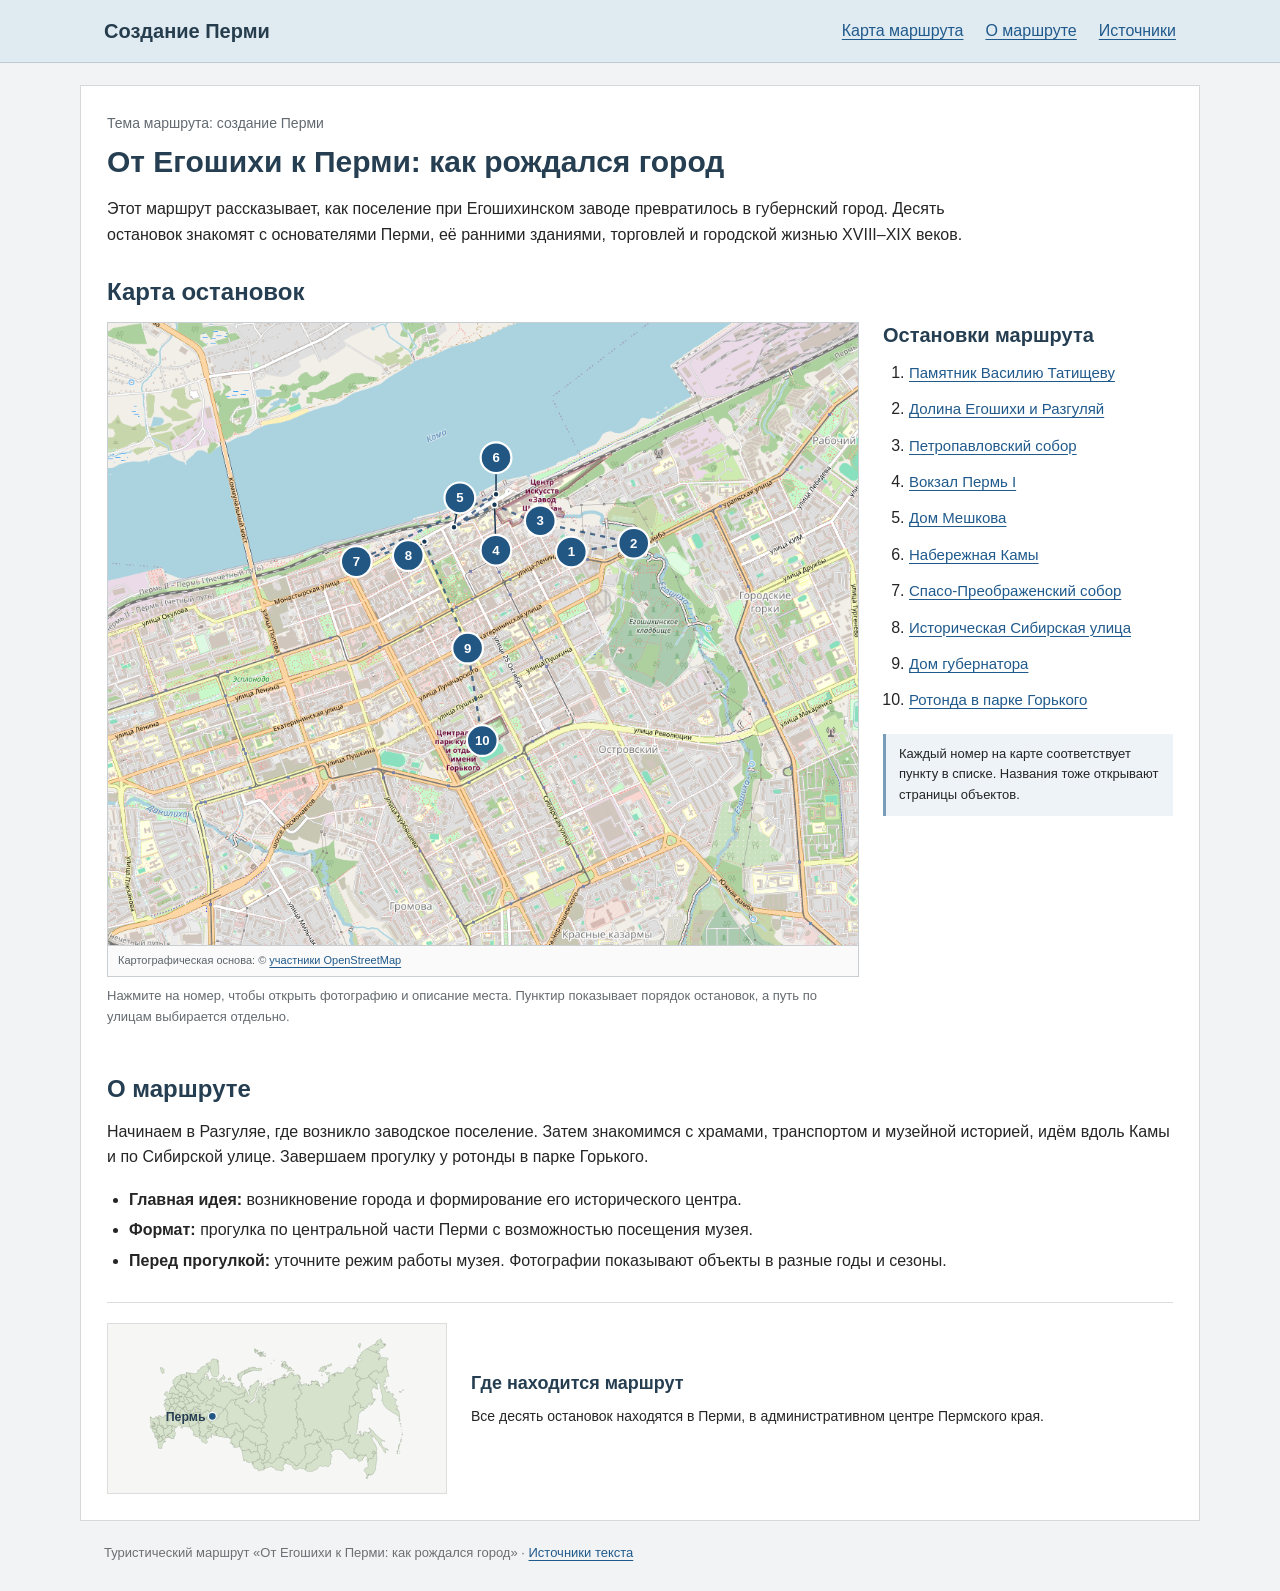
<file: index.html>
<!DOCTYPE html><html lang="ru"><head><meta charset="utf-8"><meta name="viewport" content="width=device-width,initial-scale=1"><title>От Егошихи к Перми: как рождался город — Создание Перми</title><meta name="description" content="Исторический маршрут по Перми: десять остановок о создании города, фотографии и описания."><link rel="stylesheet" href="style.css"></head><body><a class="skip" href="#main">Перейти к содержанию</a><header><div class="header-inner"><a class="site-name" href="index.html">Создание Перми</a><nav aria-label="Меню"><a href="index.html#map">Карта маршрута</a><a href="index.html#about">О маршруте</a><a href="sources.html">Источники</a></nav></div></header><main id="main"><p class="topic">Тема маршрута: создание Перми</p><h1>От Егошихи к Перми: как рождался город</h1><p class="intro">Этот маршрут рассказывает, как поселение при Егошихинском заводе превратилось в губернский город. Десять остановок знакомят с основателями Перми, её ранними зданиями, торговлей и городской жизнью XVIII–XIX веков.</p><section id="map"><h2>Карта остановок</h2><div class="map-layout"><div><div class="map-box"><svg class="route-map" viewBox="0 0 1024 850" role="group" aria-label="Карта центра Перми с десятью остановками"><image href="assets/perm-map.png" width="1024" height="850"/><path class="route-line" d="M632.6,312.6 L717.8,300.6 L577.2,270.0 L527.7,248.2 L472.4,278.8 L529.8,233.9 L339.0,325.8 L432.0,298.5 L491.0,443.8 L511.0,570.1"/><a class="pin" href="places/tatischev.html" aria-label="Остановка 1: Памятник Василию Татищеву"><title>1. Памятник Василию Татищеву</title><path class="leader" d="M632.6,312.6l0,0"/><circle class="location-dot" cx="632.6" cy="312.6" r="4"/><g transform="translate(632.6 312.6)"><circle r="31" fill="transparent"/><circle class="badge" r="21"/><text>1</text></g></a><a class="pin" href="places/egoshikha.html" aria-label="Остановка 2: Долина Егошихи и Разгуляй"><title>2. Долина Егошихи и Разгуляй</title><path class="leader" d="M717.8,300.6l0,0"/><circle class="location-dot" cx="717.8" cy="300.6" r="4"/><g transform="translate(717.8 300.6)"><circle r="31" fill="transparent"/><circle class="badge" r="21"/><text>2</text></g></a><a class="pin" href="places/peter-paul.html" aria-label="Остановка 3: Петропавловский собор"><title>3. Петропавловский собор</title><path class="leader" d="M577.2,270.0l13,0"/><circle class="location-dot" cx="577.2" cy="270.0" r="4"/><g transform="translate(590.2 270.0)"><circle r="31" fill="transparent"/><circle class="badge" r="21"/><text>3</text></g></a><a class="pin" href="places/perm-one.html" aria-label="Остановка 4: Вокзал Пермь I"><title>4. Вокзал Пермь I</title><path class="leader" d="M527.7,248.2l2,62"/><circle class="location-dot" cx="527.7" cy="248.2" r="4"/><g transform="translate(529.7 310.2)"><circle r="31" fill="transparent"/><circle class="badge" r="21"/><text>4</text></g></a><a class="pin" href="places/meshkov.html" aria-label="Остановка 5: Дом Мешкова"><title>5. Дом Мешкова</title><path class="leader" d="M472.4,278.8l8,-40"/><circle class="location-dot" cx="472.4" cy="278.8" r="4"/><g transform="translate(480.4 238.8)"><circle r="31" fill="transparent"/><circle class="badge" r="21"/><text>5</text></g></a><a class="pin" href="places/kama.html" aria-label="Остановка 6: Набережная Камы"><title>6. Набережная Камы</title><path class="leader" d="M529.8,233.9l0,-50"/><circle class="location-dot" cx="529.8" cy="233.9" r="4"/><g transform="translate(529.8 183.9)"><circle r="31" fill="transparent"/><circle class="badge" r="21"/><text>6</text></g></a><a class="pin" href="places/cathedral.html" aria-label="Остановка 7: Спасо-Преображенский собор"><title>7. Спасо-Преображенский собор</title><path class="leader" d="M339.0,325.8l0,0"/><circle class="location-dot" cx="339.0" cy="325.8" r="4"/><g transform="translate(339.0 325.8)"><circle r="31" fill="transparent"/><circle class="badge" r="21"/><text>7</text></g></a><a class="pin" href="places/sibirskaya.html" aria-label="Остановка 8: Историческая Сибирская улица"><title>8. Историческая Сибирская улица</title><path class="leader" d="M432.0,298.5l-22,19"/><circle class="location-dot" cx="432.0" cy="298.5" r="4"/><g transform="translate(410.0 317.5)"><circle r="31" fill="transparent"/><circle class="badge" r="21"/><text>8</text></g></a><a class="pin" href="places/governor.html" aria-label="Остановка 9: Дом губернатора"><title>9. Дом губернатора</title><path class="leader" d="M491.0,443.8l0,0"/><circle class="location-dot" cx="491.0" cy="443.8" r="4"/><g transform="translate(491.0 443.8)"><circle r="31" fill="transparent"/><circle class="badge" r="21"/><text>9</text></g></a><a class="pin" href="places/rotunda.html" aria-label="Остановка 10: Ротонда в парке Горького"><title>10. Ротонда в парке Горького</title><path class="leader" d="M511.0,570.1l0,0"/><circle class="location-dot" cx="511.0" cy="570.1" r="4"/><g transform="translate(511.0 570.1)"><circle r="31" fill="transparent"/><circle class="badge" r="21"/><text>10</text></g></a></svg><div class="map-credit">Картографическая основа: © <a href="https://www.openstreetmap.org/copyright" target="_blank" rel="noopener noreferrer">участники OpenStreetMap</a></div></div><p class="map-note">Нажмите на номер, чтобы открыть фотографию и описание места. Пунктир показывает порядок остановок, а путь по улицам выбирается отдельно.</p></div><aside class="stop-list"><h3>Остановки маршрута</h3><ol><li><a href="places/tatischev.html">Памятник Василию Татищеву</a></li><li><a href="places/egoshikha.html">Долина Егошихи и Разгуляй</a></li><li><a href="places/peter-paul.html">Петропавловский собор</a></li><li><a href="places/perm-one.html">Вокзал Пермь I</a></li><li><a href="places/meshkov.html">Дом Мешкова</a></li><li><a href="places/kama.html">Набережная Камы</a></li><li><a href="places/cathedral.html">Спасо-Преображенский собор</a></li><li><a href="places/sibirskaya.html">Историческая Сибирская улица</a></li><li><a href="places/governor.html">Дом губернатора</a></li><li><a href="places/rotunda.html">Ротонда в парке Горького</a></li></ol><p class="instructions">Каждый номер на карте соответствует пункту в списке. Названия тоже открывают страницы объектов.</p></aside></div></section><section id="about" class="about"><h2>О маршруте</h2><p>Начинаем в Разгуляе, где возникло заводское поселение. Затем знакомимся с храмами, транспортом и музейной историей, идём вдоль Камы и по Сибирской улице. Завершаем прогулку у ротонды в парке Горького.</p><ul><li><strong>Главная идея:</strong> возникновение города и формирование его исторического центра.</li><li><strong>Формат:</strong> прогулка по центральной части Перми с возможностью посещения музея.</li><li><strong>Перед прогулкой:</strong> уточните режим работы музея. Фотографии показывают объекты в разные годы и сезоны.</li></ul><div class="region-location"><img class="country-map" src="assets/russia-map.svg" alt="Карта России с отмеченным городом Пермь"><div><h3>Где находится маршрут</h3><p>Все десять остановок находятся в Перми, в административном центре Пермского края.</p></div></div></section></main><footer>Туристический маршрут «От Егошихи к Перми: как рождался город» · <a href="sources.html">Источники текста</a></footer></body></html>
</file>
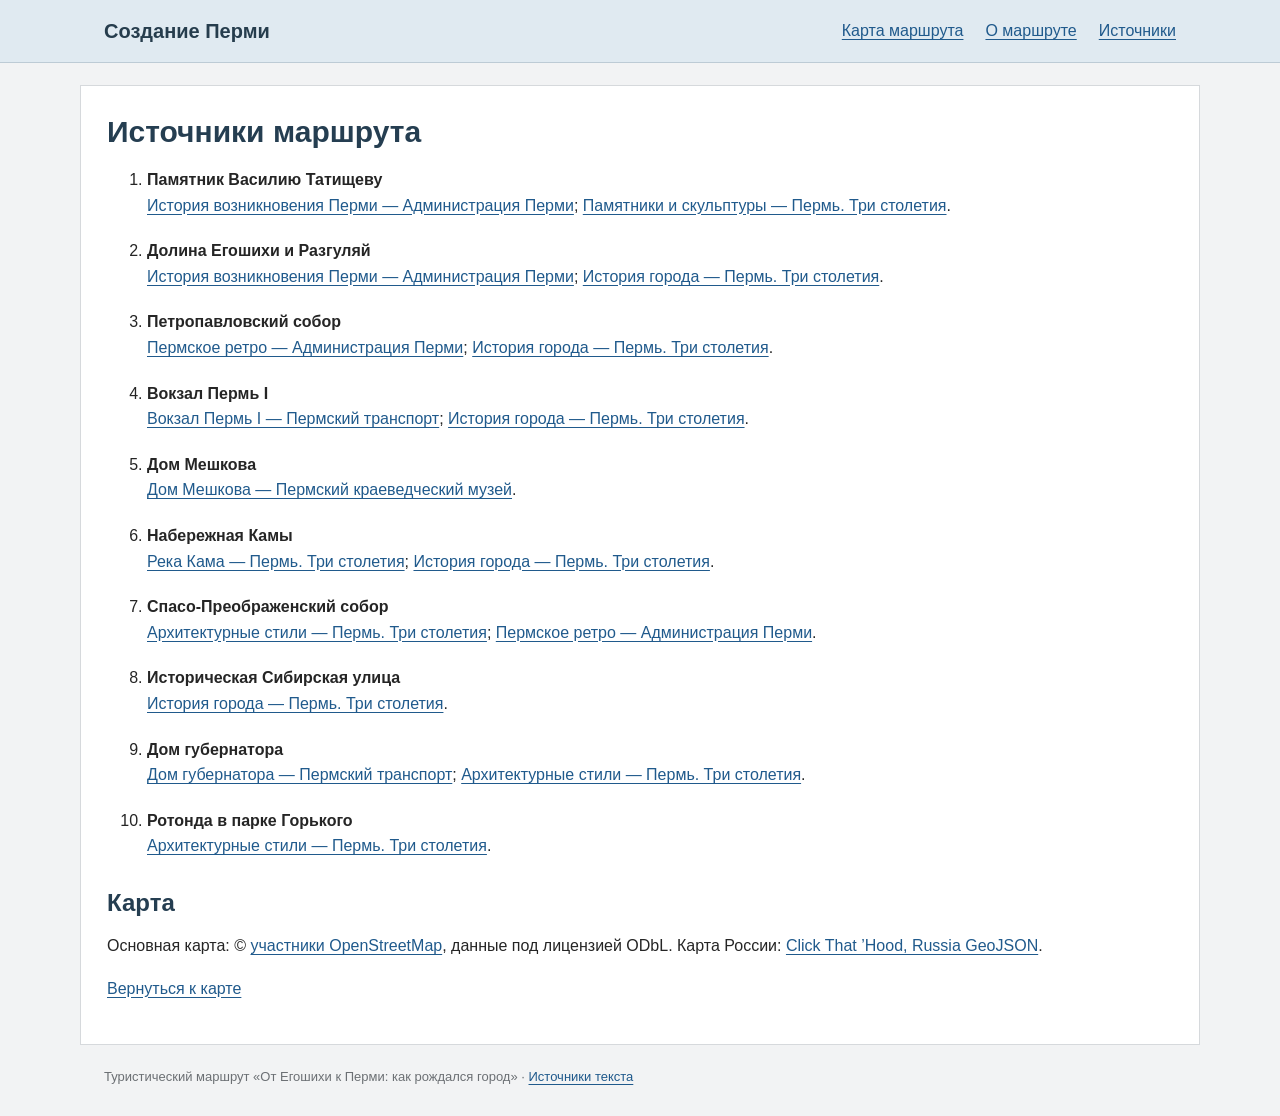
<file: sources.html>
<!DOCTYPE html><html lang="ru"><head><meta charset="utf-8"><meta name="viewport" content="width=device-width,initial-scale=1"><title>Источники — Создание Перми</title><meta name="description" content="Исторический маршрут по Перми: десять остановок о создании города, фотографии и описания."><link rel="stylesheet" href="style.css"></head><body><a class="skip" href="#main">Перейти к содержанию</a><header><div class="header-inner"><a class="site-name" href="index.html">Создание Перми</a><nav aria-label="Меню"><a href="index.html#map">Карта маршрута</a><a href="index.html#about">О маршруте</a><a href="sources.html">Источники</a></nav></div></header><main id="main"><h1>Источники маршрута</h1><ol class="source-list"><li><strong>Памятник Василию Татищеву</strong><br><a href="https://www.gorodperm.ru/about/history/" target="_blank" rel="noopener noreferrer">История возникновения Перми — Администрация Перми</a>; <a href="https://book.gorodperm.ru/monuments" target="_blank" rel="noopener noreferrer">Памятники и скульптуры — Пермь. Три столетия</a>.</li><li><strong>Долина Егошихи и Разгуляй</strong><br><a href="https://www.gorodperm.ru/about/history/" target="_blank" rel="noopener noreferrer">История возникновения Перми — Администрация Перми</a>; <a href="https://book.gorodperm.ru/history" target="_blank" rel="noopener noreferrer">История города — Пермь. Три столетия</a>.</li><li><strong>Петропавловский собор</strong><br><a href="https://www.gorodperm.ru/about/perm_retro/" target="_blank" rel="noopener noreferrer">Пермское ретро — Администрация Перми</a>; <a href="https://book.gorodperm.ru/history" target="_blank" rel="noopener noreferrer">История города — Пермь. Три столетия</a>.</li><li><strong>Вокзал Пермь I</strong><br><a href="https://gortransperm.ru/attraction/vokzal-perm-i-/" target="_blank" rel="noopener noreferrer">Вокзал Пермь I — Пермский транспорт</a>; <a href="https://book.gorodperm.ru/history" target="_blank" rel="noopener noreferrer">История города — Пермь. Три столетия</a>.</li><li><strong>Дом Мешкова</strong><br><a href="https://museumperm.ru/index.php/branch/dommeshkova" target="_blank" rel="noopener noreferrer">Дом Мешкова — Пермский краеведческий музей</a>.</li><li><strong>Набережная Камы</strong><br><a href="https://book.gorodperm.ru/kama" target="_blank" rel="noopener noreferrer">Река Кама — Пермь. Три столетия</a>; <a href="https://book.gorodperm.ru/history" target="_blank" rel="noopener noreferrer">История города — Пермь. Три столетия</a>.</li><li><strong>Спасо-Преображенский собор</strong><br><a href="https://book.gorodperm.ru/architecture" target="_blank" rel="noopener noreferrer">Архитектурные стили — Пермь. Три столетия</a>; <a href="https://www.gorodperm.ru/about/perm_retro/" target="_blank" rel="noopener noreferrer">Пермское ретро — Администрация Перми</a>.</li><li><strong>Историческая Сибирская улица</strong><br><a href="https://book.gorodperm.ru/history" target="_blank" rel="noopener noreferrer">История города — Пермь. Три столетия</a>.</li><li><strong>Дом губернатора</strong><br><a href="https://gortransperm.ru/attraction/dom-gubernatora-/" target="_blank" rel="noopener noreferrer">Дом губернатора — Пермский транспорт</a>; <a href="https://book.gorodperm.ru/architecture" target="_blank" rel="noopener noreferrer">Архитектурные стили — Пермь. Три столетия</a>.</li><li><strong>Ротонда в парке Горького</strong><br><a href="https://book.gorodperm.ru/architecture" target="_blank" rel="noopener noreferrer">Архитектурные стили — Пермь. Три столетия</a>.</li></ol><h2>Карта</h2><p>Основная карта: © <a href="https://www.openstreetmap.org/copyright" target="_blank" rel="noopener noreferrer">участники OpenStreetMap</a>, данные под лицензией ODbL. Карта России: <a href="https://github.com/codeforamerica/click_that_hood/blob/master/public/data/russia.geojson" target="_blank" rel="noopener noreferrer">Click That ’Hood, Russia GeoJSON</a>.</p><p><a href="index.html#map">Вернуться к карте</a></p></main><footer>Туристический маршрут «От Егошихи к Перми: как рождался город» · <a href="sources.html">Источники текста</a></footer></body></html>
</file>
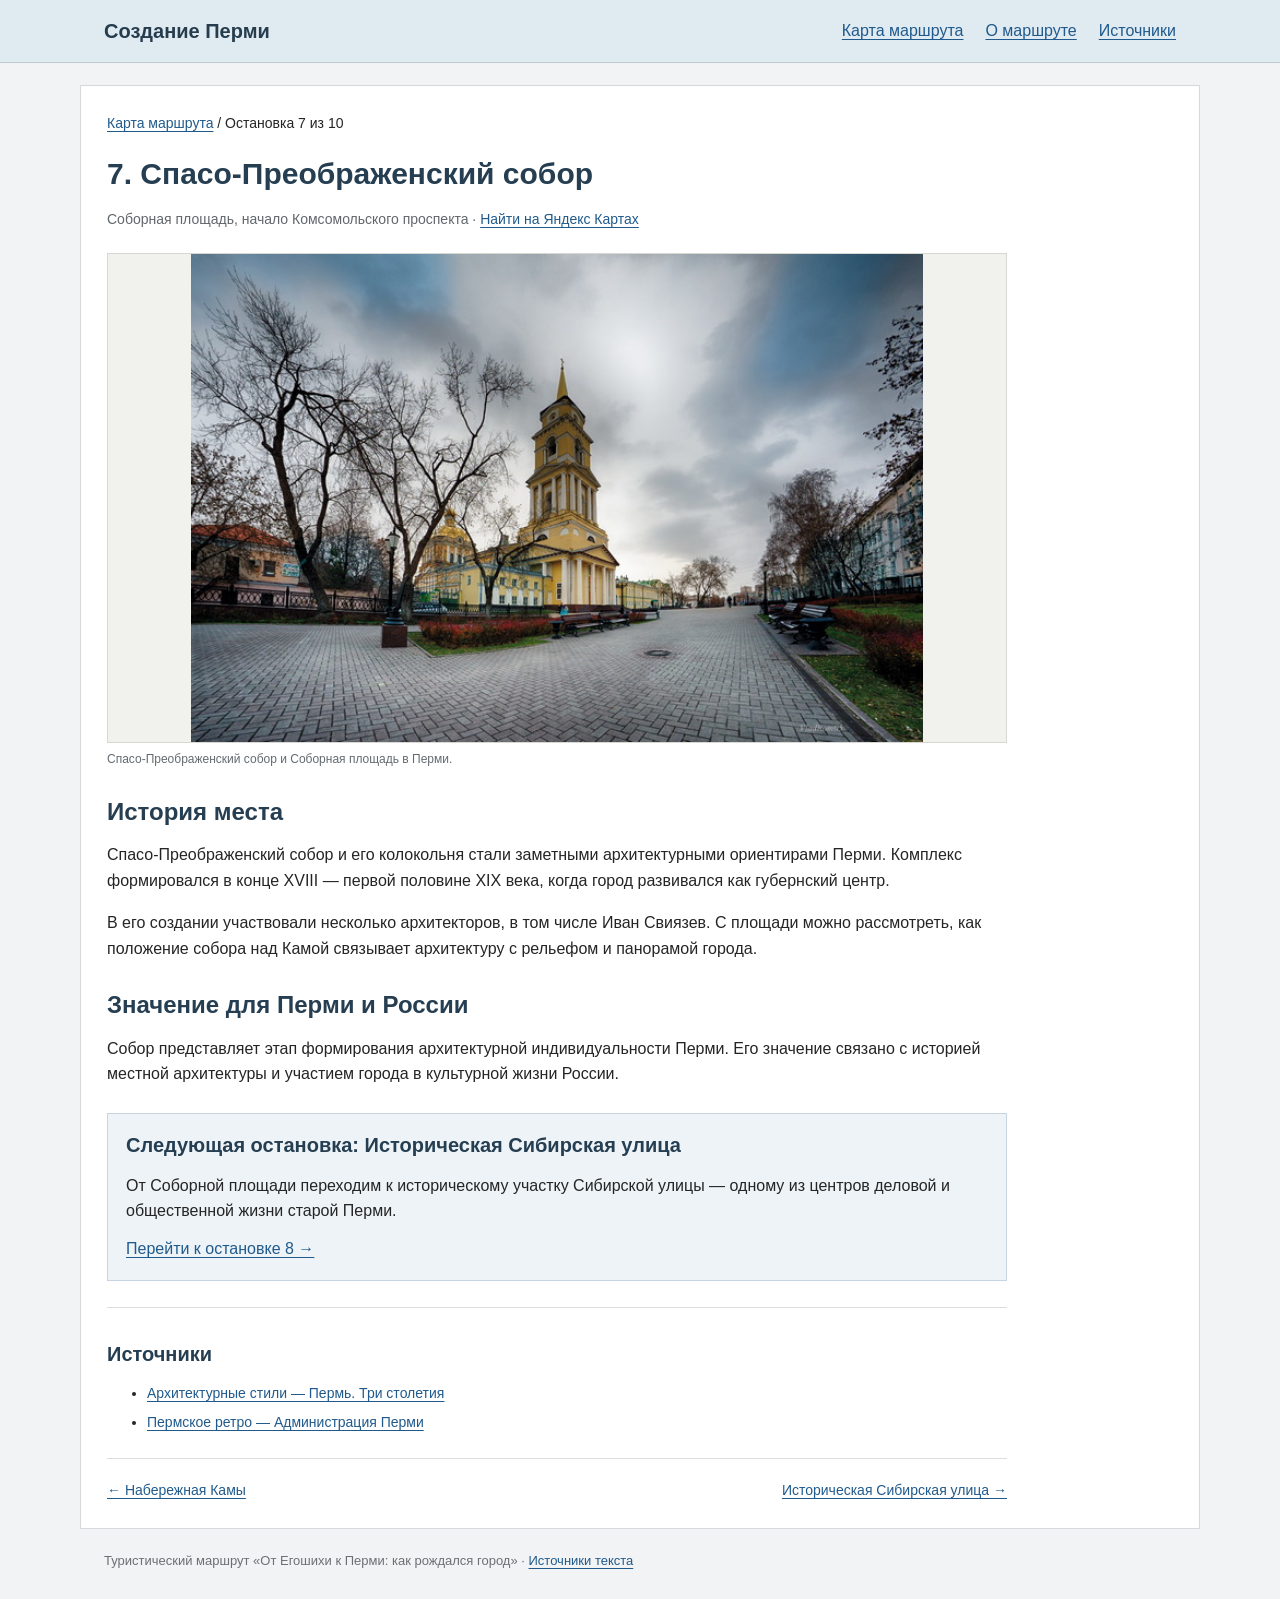
<file: places/cathedral.html>
<!DOCTYPE html><html lang="ru"><head><meta charset="utf-8"><meta name="viewport" content="width=device-width,initial-scale=1"><title>Спасо-Преображенский собор — Создание Перми</title><meta name="description" content="Исторический маршрут по Перми: десять остановок о создании города, фотографии и описания."><link rel="stylesheet" href="../style.css"></head><body><a class="skip" href="#main">Перейти к содержанию</a><header><div class="header-inner"><a class="site-name" href="../index.html">Создание Перми</a><nav aria-label="Меню"><a href="../index.html#map">Карта маршрута</a><a href="../index.html#about">О маршруте</a><a href="../sources.html">Источники</a></nav></div></header><main id="main"><div class="place-content"><p class="breadcrumb"><a href="../index.html#map">Карта маршрута</a> / Остановка 7 из 10</p><h1>7. Спасо-Преображенский собор</h1><p class="location">Соборная площадь, начало Комсомольского проспекта · <a href="https://yandex.ru/maps/?text=%D0%A1%D0%BF%D0%B0%D1%81%D0%BE-%D0%9F%D1%80%D0%B5%D0%BE%D0%B1%D1%80%D0%B0%D0%B6%D0%B5%D0%BD%D1%81%D0%BA%D0%B8%D0%B9%20%D1%81%D0%BE%D0%B1%D0%BE%D1%80%20%D0%A1%D0%BE%D0%B1%D0%BE%D1%80%D0%BD%D0%B0%D1%8F%20%D0%BF%D0%BB%D0%BE%D1%89%D0%B0%D0%B4%D1%8C%2C%20%D0%BD%D0%B0%D1%87%D0%B0%D0%BB%D0%BE%20%D0%9A%D0%BE%D0%BC%D1%81%D0%BE%D0%BC%D0%BE%D0%BB%D1%8C%D1%81%D0%BA%D0%BE%D0%B3%D0%BE%20%D0%BF%D1%80%D0%BE%D1%81%D0%BF%D0%B5%D0%BA%D1%82%D0%B0" target="_blank" rel="noopener noreferrer">Найти на Яндекс Картах</a></p><figure><img class="place-photo" src="../assets/cathedral.jpg" alt="Спасо-Преображенский собор и Соборная площадь в Перми"><figcaption>Спасо-Преображенский собор и Соборная площадь в Перми.</figcaption></figure><h2>История места</h2><p>Спасо-Преображенский собор и его колокольня стали заметными архитектурными ориентирами Перми. Комплекс формировался в конце XVIII — первой половине XIX века, когда город развивался как губернский центр.</p><p>В его создании участвовали несколько архитекторов, в том числе Иван Свиязев. С площади можно рассмотреть, как положение собора над Камой связывает архитектуру с рельефом и панорамой города.</p><h2>Значение для Перми и России</h2><p>Собор представляет этап формирования архитектурной индивидуальности Перми. Его значение связано с историей местной архитектуры и участием города в культурной жизни России.</p><section class="next-stop"><h2>Следующая остановка: Историческая Сибирская улица</h2><p>От Соборной площади переходим к историческому участку Сибирской улицы — одному из центров деловой и общественной жизни старой Перми.</p><a href="sibirskaya.html">Перейти к остановке 8 →</a></section><section class="sources"><h2>Источники</h2><ul><li><a href="https://book.gorodperm.ru/architecture" target="_blank" rel="noopener noreferrer">Архитектурные стили — Пермь. Три столетия</a></li><li><a href="https://www.gorodperm.ru/about/perm_retro/" target="_blank" rel="noopener noreferrer">Пермское ретро — Администрация Перми</a></li></ul></section><nav class="page-navigation" aria-label="Переходы между остановками"><a href="kama.html">← Набережная Камы</a><a href="sibirskaya.html">Историческая Сибирская улица →</a></nav></div></main><footer>Туристический маршрут «От Егошихи к Перми: как рождался город» · <a href="../sources.html">Источники текста</a></footer></body></html>
</file>
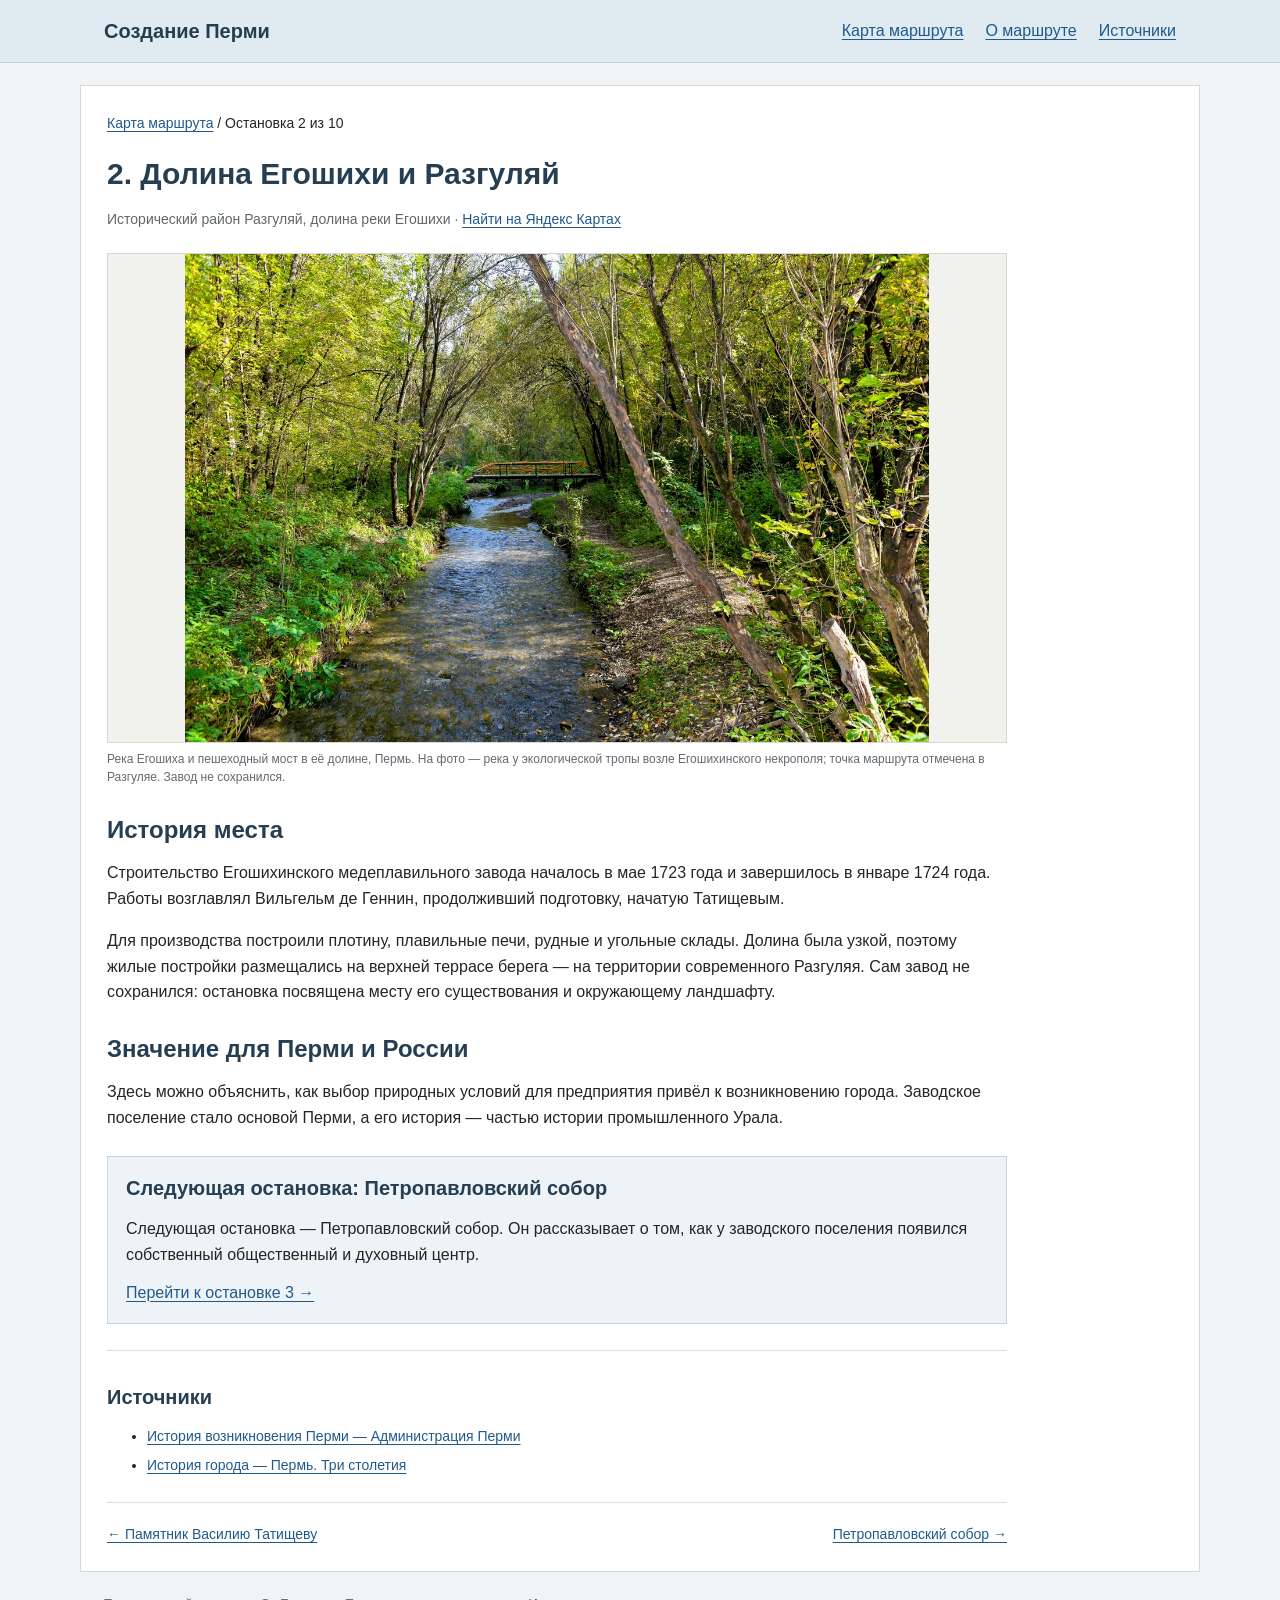
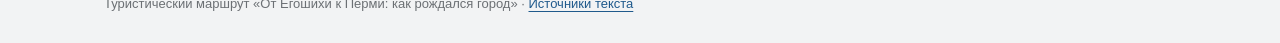
<file: places/egoshikha.html>
<!DOCTYPE html><html lang="ru"><head><meta charset="utf-8"><meta name="viewport" content="width=device-width,initial-scale=1"><title>Долина Егошихи и Разгуляй — Создание Перми</title><meta name="description" content="Исторический маршрут по Перми: десять остановок о создании города, фотографии и описания."><link rel="stylesheet" href="../style.css"></head><body><a class="skip" href="#main">Перейти к содержанию</a><header><div class="header-inner"><a class="site-name" href="../index.html">Создание Перми</a><nav aria-label="Меню"><a href="../index.html#map">Карта маршрута</a><a href="../index.html#about">О маршруте</a><a href="../sources.html">Источники</a></nav></div></header><main id="main"><div class="place-content"><p class="breadcrumb"><a href="../index.html#map">Карта маршрута</a> / Остановка 2 из 10</p><h1>2. Долина Егошихи и Разгуляй</h1><p class="location">Исторический район Разгуляй, долина реки Егошихи · <a href="https://yandex.ru/maps/?text=%D0%94%D0%BE%D0%BB%D0%B8%D0%BD%D0%B0%20%D0%95%D0%B3%D0%BE%D1%88%D0%B8%D1%85%D0%B8%20%D0%B8%20%D0%A0%D0%B0%D0%B7%D0%B3%D1%83%D0%BB%D1%8F%D0%B9%20%D0%98%D1%81%D1%82%D0%BE%D1%80%D0%B8%D1%87%D0%B5%D1%81%D0%BA%D0%B8%D0%B9%20%D1%80%D0%B0%D0%B9%D0%BE%D0%BD%20%D0%A0%D0%B0%D0%B7%D0%B3%D1%83%D0%BB%D1%8F%D0%B9%2C%20%D0%B4%D0%BE%D0%BB%D0%B8%D0%BD%D0%B0%20%D1%80%D0%B5%D0%BA%D0%B8%20%D0%95%D0%B3%D0%BE%D1%88%D0%B8%D1%85%D0%B8" target="_blank" rel="noopener noreferrer">Найти на Яндекс Картах</a></p><figure><img class="place-photo" src="../assets/egoshikha.jpg" alt="Река Егошиха и пешеходный мост в её долине, Пермь"><figcaption>Река Егошиха и пешеходный мост в её долине, Пермь. На фото — река у экологической тропы возле Егошихинского некрополя; точка маршрута отмечена в Разгуляе. Завод не сохранился.</figcaption></figure><h2>История места</h2><p>Строительство Егошихинского медеплавильного завода началось в мае 1723 года и завершилось в январе 1724 года. Работы возглавлял Вильгельм де Геннин, продолживший подготовку, начатую Татищевым.</p><p>Для производства построили плотину, плавильные печи, рудные и угольные склады. Долина была узкой, поэтому жилые постройки размещались на верхней террасе берега — на территории современного Разгуляя. Сам завод не сохранился: остановка посвящена месту его существования и окружающему ландшафту.</p><h2>Значение для Перми и России</h2><p>Здесь можно объяснить, как выбор природных условий для предприятия привёл к возникновению города. Заводское поселение стало основой Перми, а его история — частью истории промышленного Урала.</p><section class="next-stop"><h2>Следующая остановка: Петропавловский собор</h2><p>Следующая остановка — Петропавловский собор. Он рассказывает о том, как у заводского поселения появился собственный общественный и духовный центр.</p><a href="peter-paul.html">Перейти к остановке 3 →</a></section><section class="sources"><h2>Источники</h2><ul><li><a href="https://www.gorodperm.ru/about/history/" target="_blank" rel="noopener noreferrer">История возникновения Перми — Администрация Перми</a></li><li><a href="https://book.gorodperm.ru/history" target="_blank" rel="noopener noreferrer">История города — Пермь. Три столетия</a></li></ul></section><nav class="page-navigation" aria-label="Переходы между остановками"><a href="tatischev.html">← Памятник Василию Татищеву</a><a href="peter-paul.html">Петропавловский собор →</a></nav></div></main><footer>Туристический маршрут «От Егошихи к Перми: как рождался город» · <a href="../sources.html">Источники текста</a></footer></body></html>
</file>
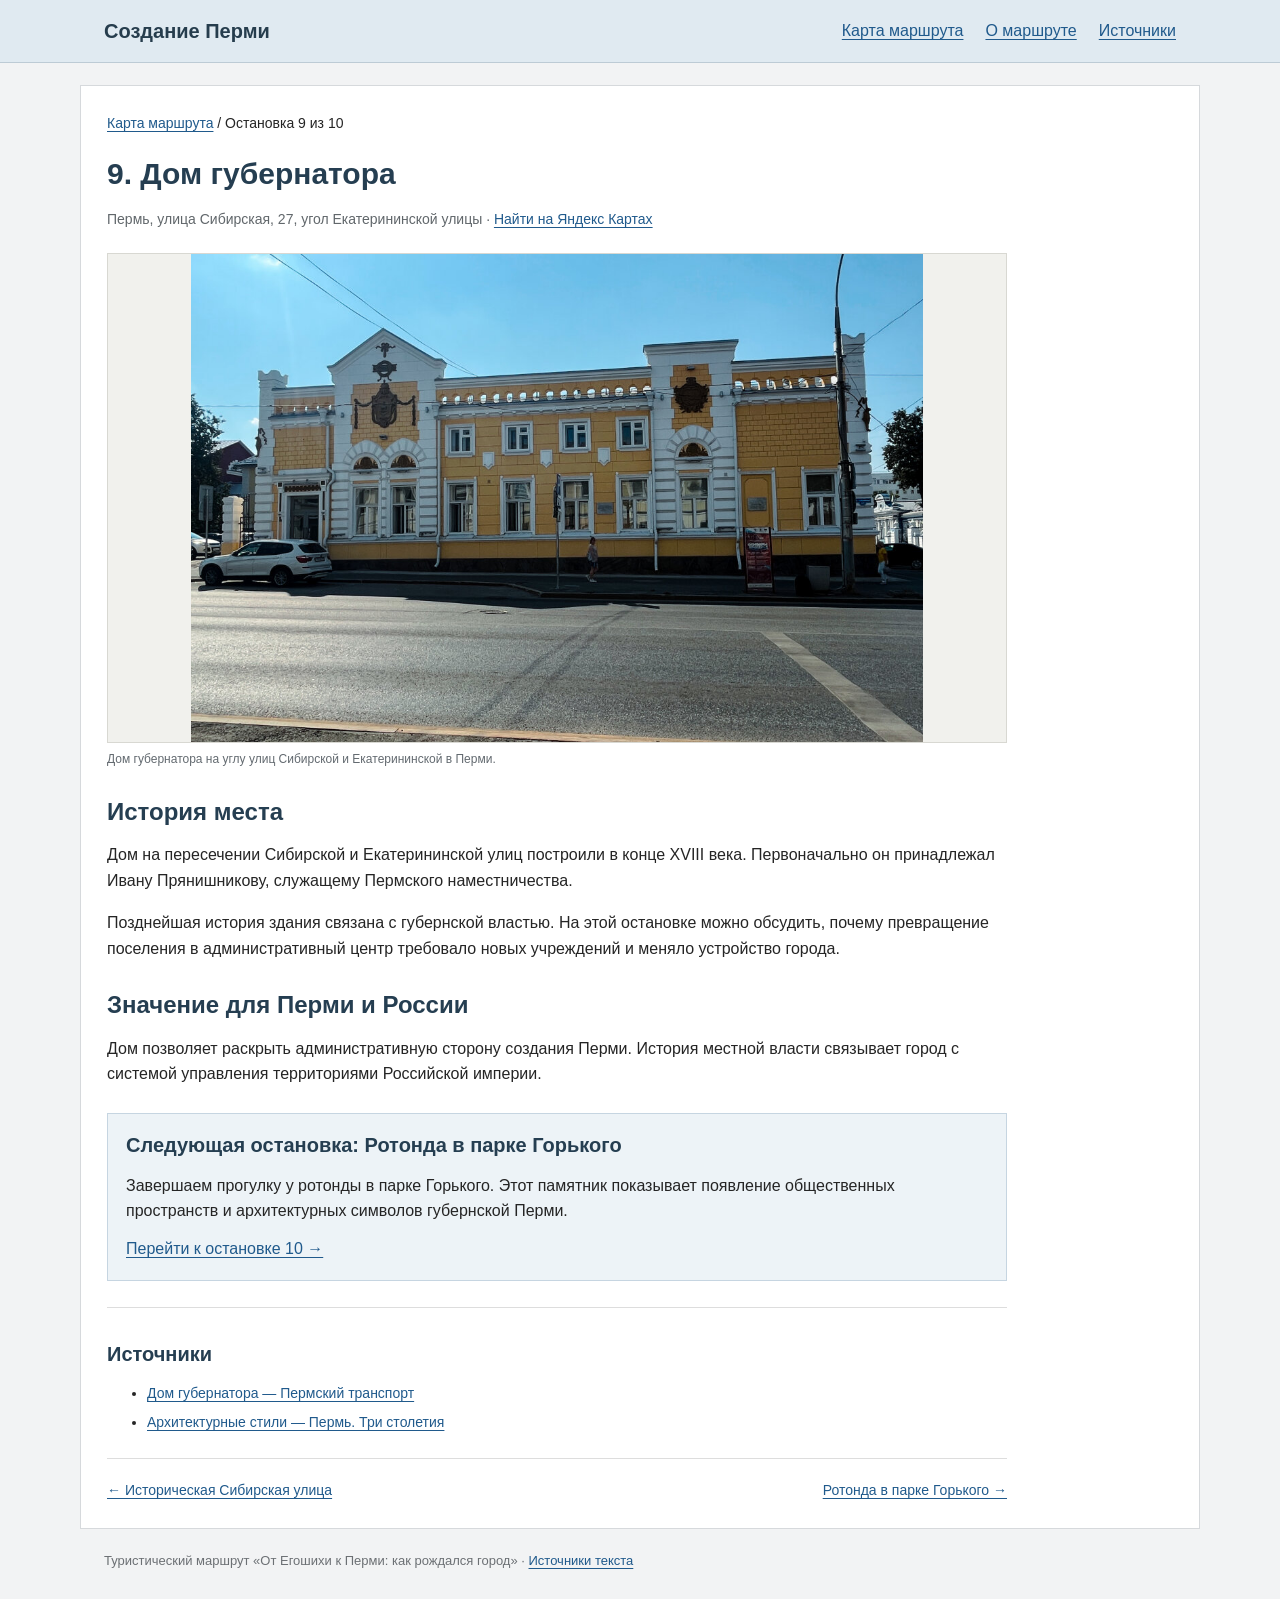
<file: places/governor.html>
<!DOCTYPE html><html lang="ru"><head><meta charset="utf-8"><meta name="viewport" content="width=device-width,initial-scale=1"><title>Дом губернатора — Создание Перми</title><meta name="description" content="Исторический маршрут по Перми: десять остановок о создании города, фотографии и описания."><link rel="stylesheet" href="../style.css"></head><body><a class="skip" href="#main">Перейти к содержанию</a><header><div class="header-inner"><a class="site-name" href="../index.html">Создание Перми</a><nav aria-label="Меню"><a href="../index.html#map">Карта маршрута</a><a href="../index.html#about">О маршруте</a><a href="../sources.html">Источники</a></nav></div></header><main id="main"><div class="place-content"><p class="breadcrumb"><a href="../index.html#map">Карта маршрута</a> / Остановка 9 из 10</p><h1>9. Дом губернатора</h1><p class="location">Пермь, улица Сибирская, 27, угол Екатерининской улицы · <a href="https://yandex.ru/maps/?text=%D0%94%D0%BE%D0%BC%20%D0%B3%D1%83%D0%B1%D0%B5%D1%80%D0%BD%D0%B0%D1%82%D0%BE%D1%80%D0%B0%20%D0%9F%D0%B5%D1%80%D0%BC%D1%8C%2C%20%D1%83%D0%BB%D0%B8%D1%86%D0%B0%20%D0%A1%D0%B8%D0%B1%D0%B8%D1%80%D1%81%D0%BA%D0%B0%D1%8F%2C%2027%2C%20%D1%83%D0%B3%D0%BE%D0%BB%20%D0%95%D0%BA%D0%B0%D1%82%D0%B5%D1%80%D0%B8%D0%BD%D0%B8%D0%BD%D1%81%D0%BA%D0%BE%D0%B9%20%D1%83%D0%BB%D0%B8%D1%86%D1%8B" target="_blank" rel="noopener noreferrer">Найти на Яндекс Картах</a></p><figure><img class="place-photo" src="../assets/governor.jpg" alt="Дом губернатора на углу улиц Сибирской и Екатерининской в Перми"><figcaption>Дом губернатора на углу улиц Сибирской и Екатерининской в Перми.</figcaption></figure><h2>История места</h2><p>Дом на пересечении Сибирской и Екатерининской улиц построили в конце XVIII века. Первоначально он принадлежал Ивану Прянишникову, служащему Пермского наместничества.</p><p>Позднейшая история здания связана с губернской властью. На этой остановке можно обсудить, почему превращение поселения в административный центр требовало новых учреждений и меняло устройство города.</p><h2>Значение для Перми и России</h2><p>Дом позволяет раскрыть административную сторону создания Перми. История местной власти связывает город с системой управления территориями Российской империи.</p><section class="next-stop"><h2>Следующая остановка: Ротонда в парке Горького</h2><p>Завершаем прогулку у ротонды в парке Горького. Этот памятник показывает появление общественных пространств и архитектурных символов губернской Перми.</p><a href="rotunda.html">Перейти к остановке 10 →</a></section><section class="sources"><h2>Источники</h2><ul><li><a href="https://gortransperm.ru/attraction/dom-gubernatora-/" target="_blank" rel="noopener noreferrer">Дом губернатора — Пермский транспорт</a></li><li><a href="https://book.gorodperm.ru/architecture" target="_blank" rel="noopener noreferrer">Архитектурные стили — Пермь. Три столетия</a></li></ul></section><nav class="page-navigation" aria-label="Переходы между остановками"><a href="sibirskaya.html">← Историческая Сибирская улица</a><a href="rotunda.html">Ротонда в парке Горького →</a></nav></div></main><footer>Туристический маршрут «От Егошихи к Перми: как рождался город» · <a href="../sources.html">Источники текста</a></footer></body></html>
</file>
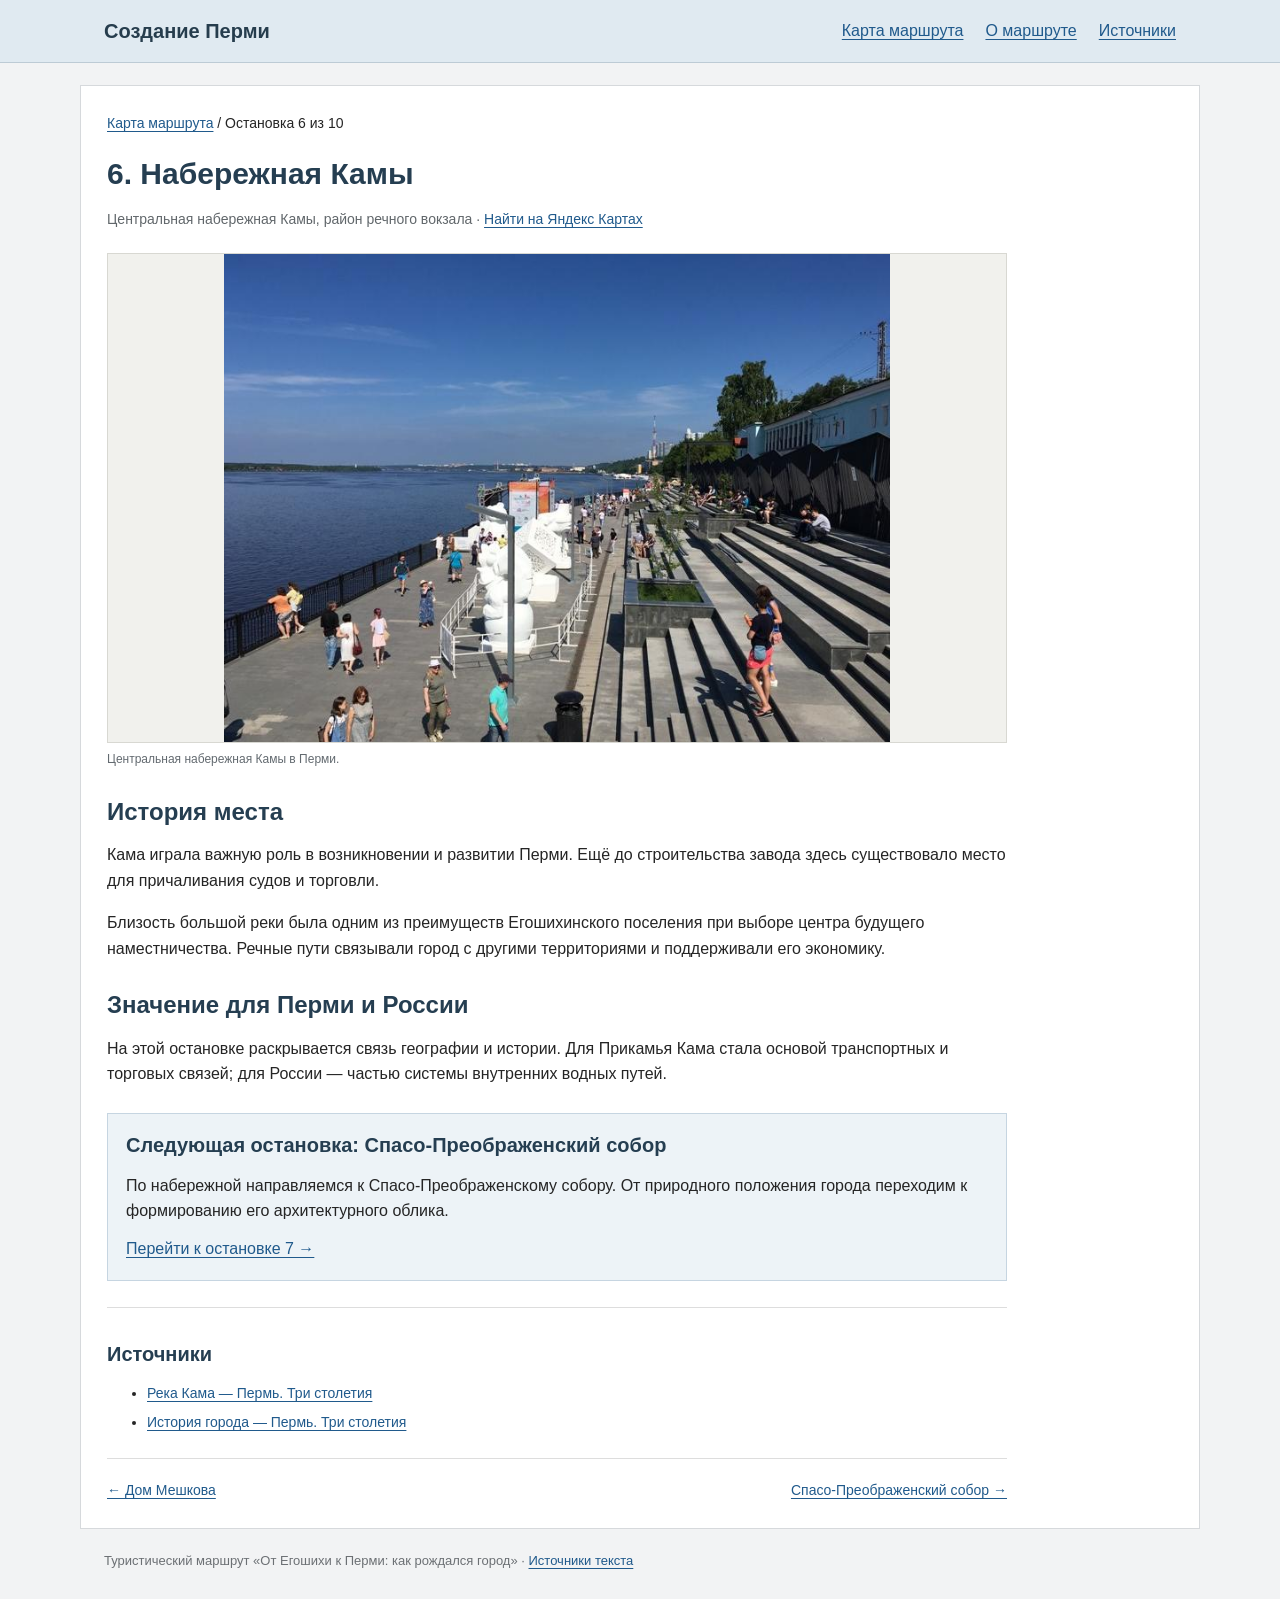
<file: places/kama.html>
<!DOCTYPE html><html lang="ru"><head><meta charset="utf-8"><meta name="viewport" content="width=device-width,initial-scale=1"><title>Набережная Камы — Создание Перми</title><meta name="description" content="Исторический маршрут по Перми: десять остановок о создании города, фотографии и описания."><link rel="stylesheet" href="../style.css"></head><body><a class="skip" href="#main">Перейти к содержанию</a><header><div class="header-inner"><a class="site-name" href="../index.html">Создание Перми</a><nav aria-label="Меню"><a href="../index.html#map">Карта маршрута</a><a href="../index.html#about">О маршруте</a><a href="../sources.html">Источники</a></nav></div></header><main id="main"><div class="place-content"><p class="breadcrumb"><a href="../index.html#map">Карта маршрута</a> / Остановка 6 из 10</p><h1>6. Набережная Камы</h1><p class="location">Центральная набережная Камы, район речного вокзала · <a href="https://yandex.ru/maps/?text=%D0%9D%D0%B0%D0%B1%D0%B5%D1%80%D0%B5%D0%B6%D0%BD%D0%B0%D1%8F%20%D0%9A%D0%B0%D0%BC%D1%8B%20%D0%A6%D0%B5%D0%BD%D1%82%D1%80%D0%B0%D0%BB%D1%8C%D0%BD%D0%B0%D1%8F%20%D0%BD%D0%B0%D0%B1%D0%B5%D1%80%D0%B5%D0%B6%D0%BD%D0%B0%D1%8F%20%D0%9A%D0%B0%D0%BC%D1%8B%2C%20%D1%80%D0%B0%D0%B9%D0%BE%D0%BD%20%D1%80%D0%B5%D1%87%D0%BD%D0%BE%D0%B3%D0%BE%20%D0%B2%D0%BE%D0%BA%D0%B7%D0%B0%D0%BB%D0%B0" target="_blank" rel="noopener noreferrer">Найти на Яндекс Картах</a></p><figure><img class="place-photo" src="../assets/kama.jpg" alt="Центральная набережная Камы в Перми"><figcaption>Центральная набережная Камы в Перми.</figcaption></figure><h2>История места</h2><p>Кама играла важную роль в возникновении и развитии Перми. Ещё до строительства завода здесь существовало место для причаливания судов и торговли.</p><p>Близость большой реки была одним из преимуществ Егошихинского поселения при выборе центра будущего наместничества. Речные пути связывали город с другими территориями и поддерживали его экономику.</p><h2>Значение для Перми и России</h2><p>На этой остановке раскрывается связь географии и истории. Для Прикамья Кама стала основой транспортных и торговых связей; для России — частью системы внутренних водных путей.</p><section class="next-stop"><h2>Следующая остановка: Спасо-Преображенский собор</h2><p>По набережной направляемся к Спасо-Преображенскому собору. От природного положения города переходим к формированию его архитектурного облика.</p><a href="cathedral.html">Перейти к остановке 7 →</a></section><section class="sources"><h2>Источники</h2><ul><li><a href="https://book.gorodperm.ru/kama" target="_blank" rel="noopener noreferrer">Река Кама — Пермь. Три столетия</a></li><li><a href="https://book.gorodperm.ru/history" target="_blank" rel="noopener noreferrer">История города — Пермь. Три столетия</a></li></ul></section><nav class="page-navigation" aria-label="Переходы между остановками"><a href="meshkov.html">← Дом Мешкова</a><a href="cathedral.html">Спасо-Преображенский собор →</a></nav></div></main><footer>Туристический маршрут «От Егошихи к Перми: как рождался город» · <a href="../sources.html">Источники текста</a></footer></body></html>
</file>
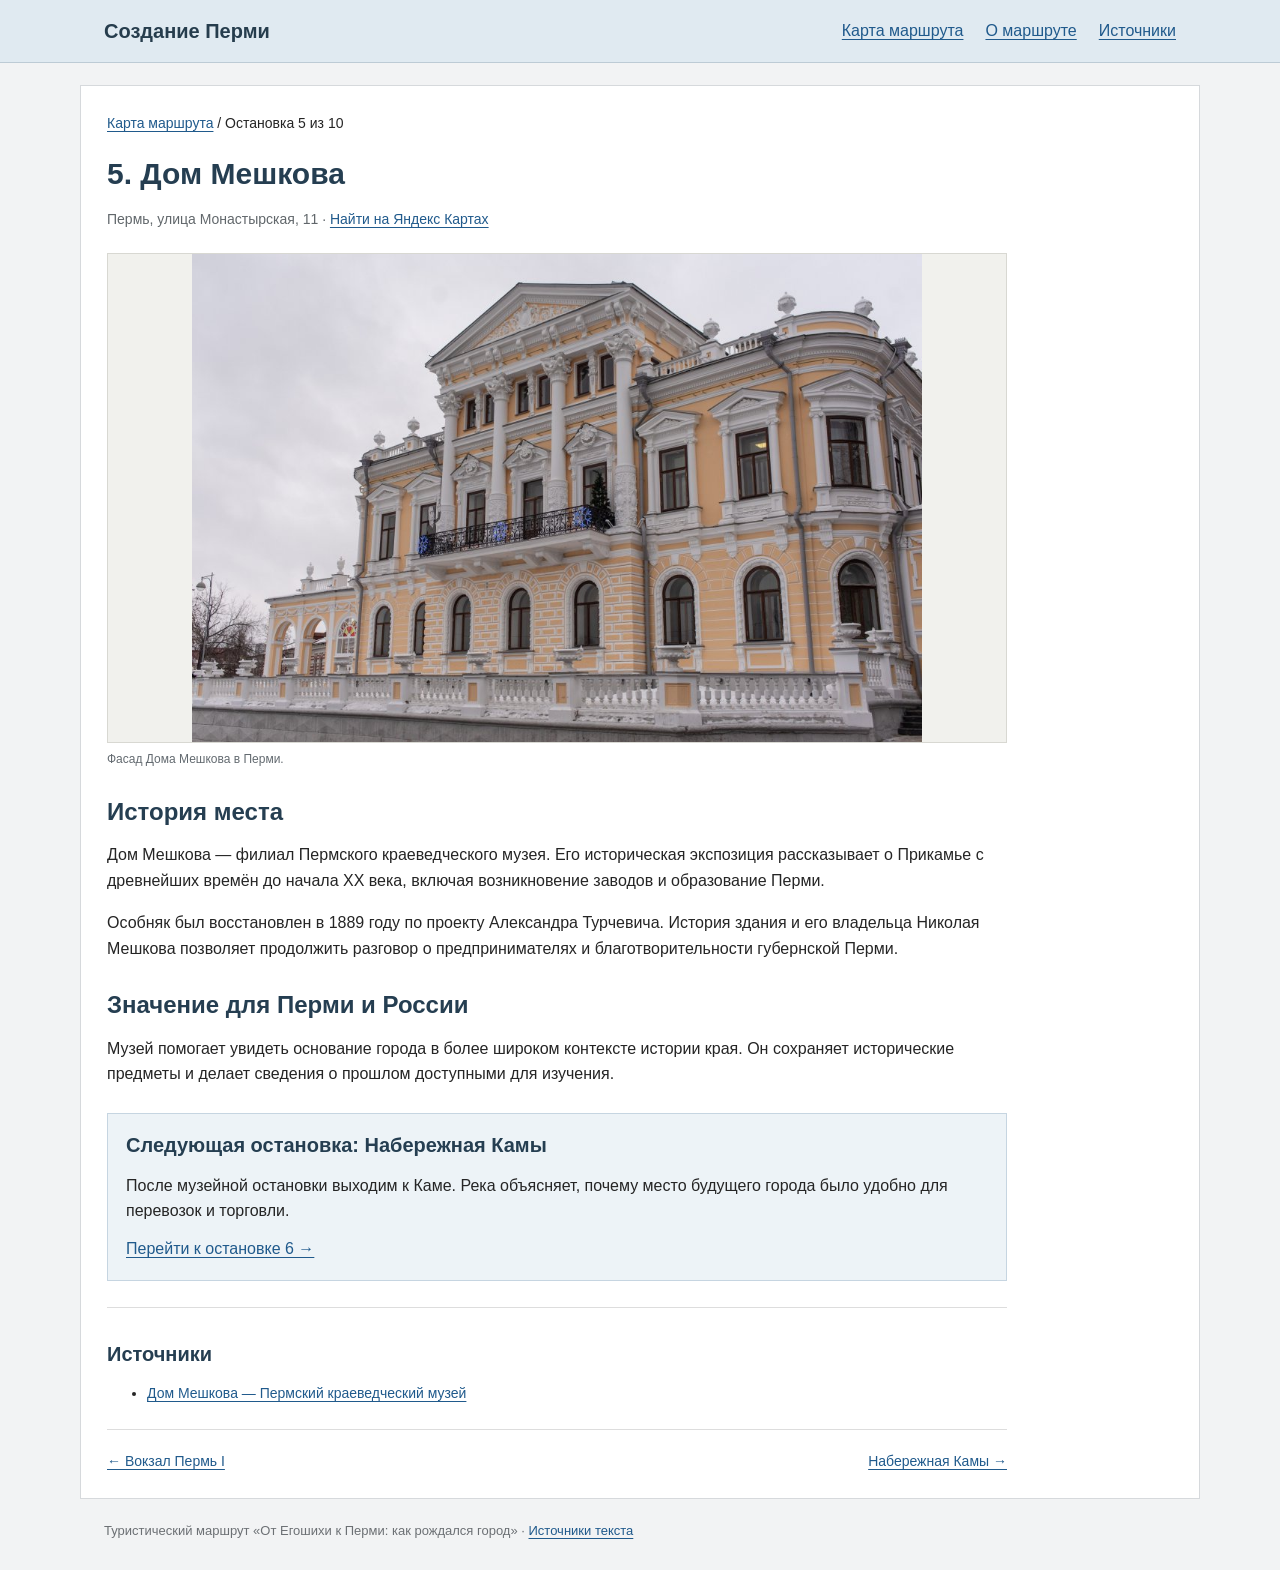
<file: places/meshkov.html>
<!DOCTYPE html><html lang="ru"><head><meta charset="utf-8"><meta name="viewport" content="width=device-width,initial-scale=1"><title>Дом Мешкова — Создание Перми</title><meta name="description" content="Исторический маршрут по Перми: десять остановок о создании города, фотографии и описания."><link rel="stylesheet" href="../style.css"></head><body><a class="skip" href="#main">Перейти к содержанию</a><header><div class="header-inner"><a class="site-name" href="../index.html">Создание Перми</a><nav aria-label="Меню"><a href="../index.html#map">Карта маршрута</a><a href="../index.html#about">О маршруте</a><a href="../sources.html">Источники</a></nav></div></header><main id="main"><div class="place-content"><p class="breadcrumb"><a href="../index.html#map">Карта маршрута</a> / Остановка 5 из 10</p><h1>5. Дом Мешкова</h1><p class="location">Пермь, улица Монастырская, 11 · <a href="https://yandex.ru/maps/?text=%D0%94%D0%BE%D0%BC%20%D0%9C%D0%B5%D1%88%D0%BA%D0%BE%D0%B2%D0%B0%20%D0%9F%D0%B5%D1%80%D0%BC%D1%8C%2C%20%D1%83%D0%BB%D0%B8%D1%86%D0%B0%20%D0%9C%D0%BE%D0%BD%D0%B0%D1%81%D1%82%D1%8B%D1%80%D1%81%D0%BA%D0%B0%D1%8F%2C%2011" target="_blank" rel="noopener noreferrer">Найти на Яндекс Картах</a></p><figure><img class="place-photo" src="../assets/meshkov.jpg" alt="Фасад Дома Мешкова в Перми"><figcaption>Фасад Дома Мешкова в Перми.</figcaption></figure><h2>История места</h2><p>Дом Мешкова — филиал Пермского краеведческого музея. Его историческая экспозиция рассказывает о Прикамье с древнейших времён до начала XX века, включая возникновение заводов и образование Перми.</p><p>Особняк был восстановлен в 1889 году по проекту Александра Турчевича. История здания и его владельца Николая Мешкова позволяет продолжить разговор о предпринимателях и благотворительности губернской Перми.</p><h2>Значение для Перми и России</h2><p>Музей помогает увидеть основание города в более широком контексте истории края. Он сохраняет исторические предметы и делает сведения о прошлом доступными для изучения.</p><section class="next-stop"><h2>Следующая остановка: Набережная Камы</h2><p>После музейной остановки выходим к Каме. Река объясняет, почему место будущего города было удобно для перевозок и торговли.</p><a href="kama.html">Перейти к остановке 6 →</a></section><section class="sources"><h2>Источники</h2><ul><li><a href="https://museumperm.ru/index.php/branch/dommeshkova" target="_blank" rel="noopener noreferrer">Дом Мешкова — Пермский краеведческий музей</a></li></ul></section><nav class="page-navigation" aria-label="Переходы между остановками"><a href="perm-one.html">← Вокзал Пермь I</a><a href="kama.html">Набережная Камы →</a></nav></div></main><footer>Туристический маршрут «От Егошихи к Перми: как рождался город» · <a href="../sources.html">Источники текста</a></footer></body></html>
</file>
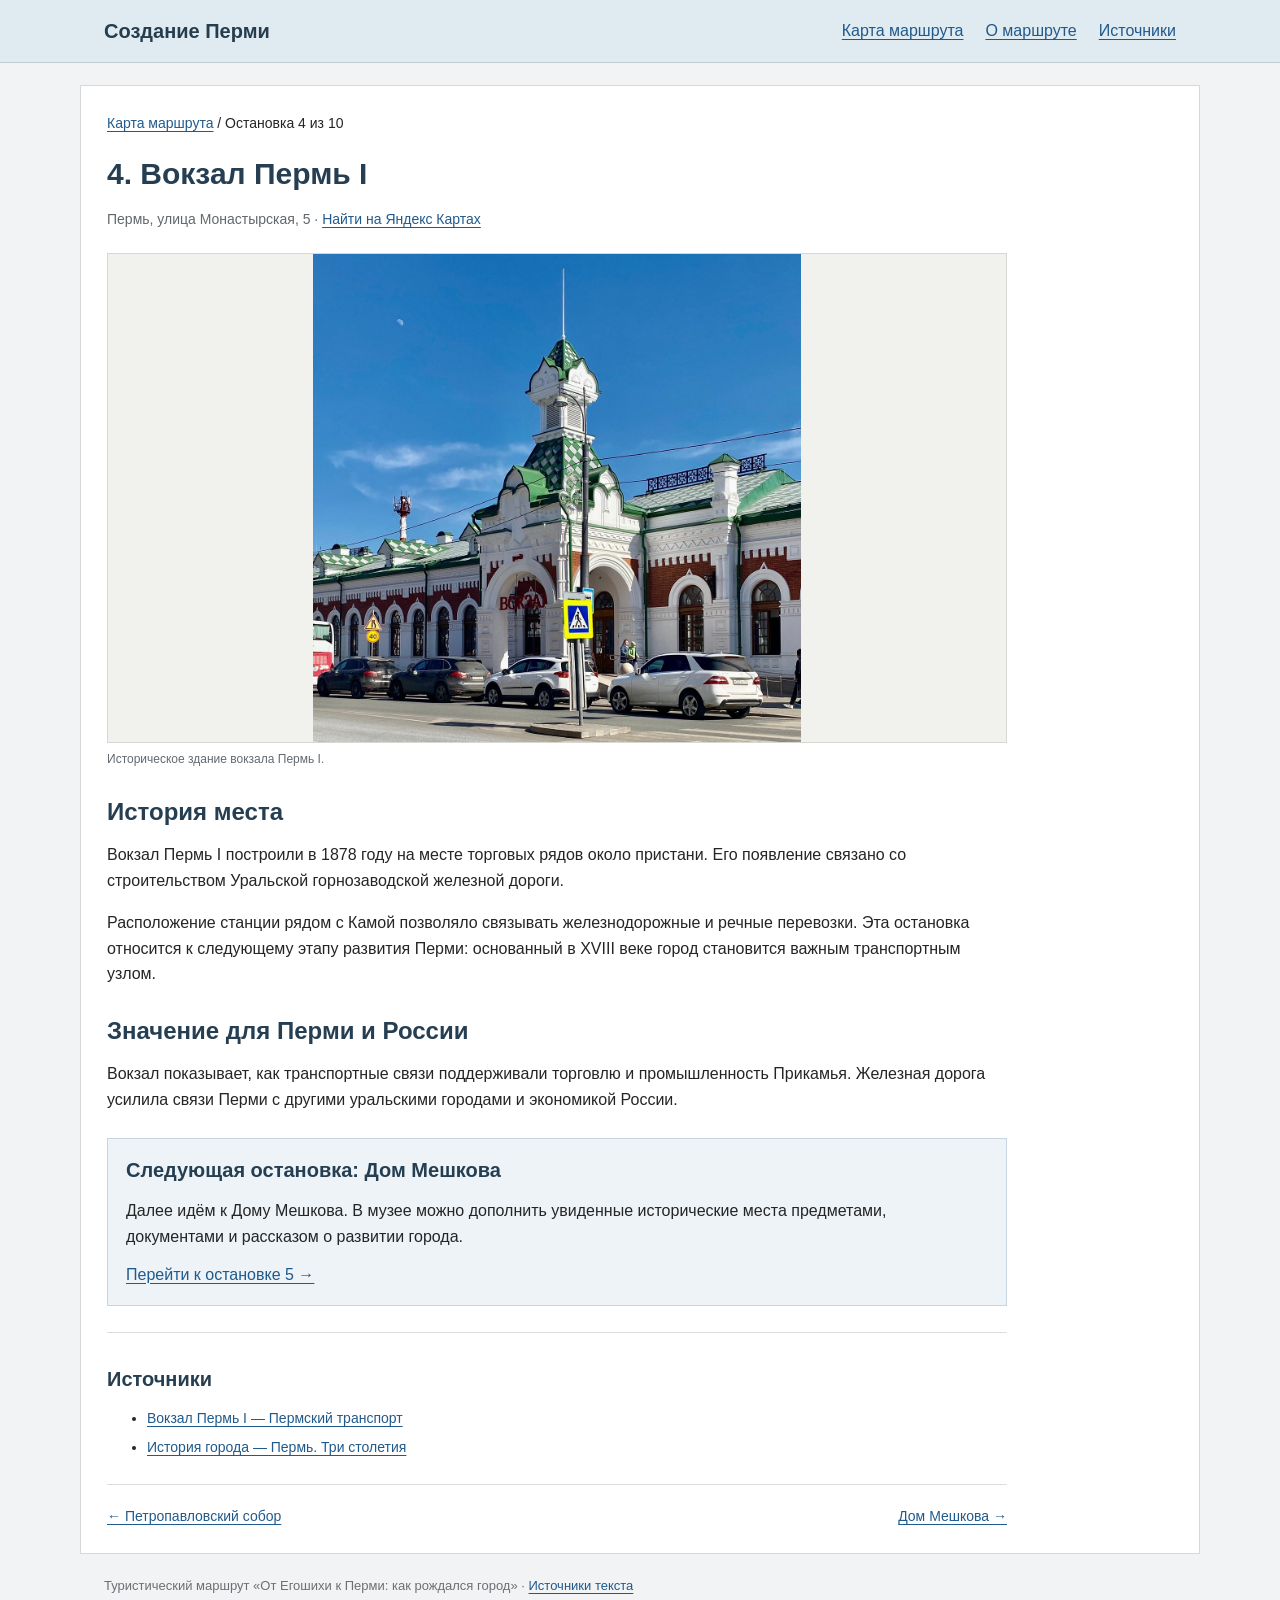
<file: places/perm-one.html>
<!DOCTYPE html><html lang="ru"><head><meta charset="utf-8"><meta name="viewport" content="width=device-width,initial-scale=1"><title>Вокзал Пермь I — Создание Перми</title><meta name="description" content="Исторический маршрут по Перми: десять остановок о создании города, фотографии и описания."><link rel="stylesheet" href="../style.css"></head><body><a class="skip" href="#main">Перейти к содержанию</a><header><div class="header-inner"><a class="site-name" href="../index.html">Создание Перми</a><nav aria-label="Меню"><a href="../index.html#map">Карта маршрута</a><a href="../index.html#about">О маршруте</a><a href="../sources.html">Источники</a></nav></div></header><main id="main"><div class="place-content"><p class="breadcrumb"><a href="../index.html#map">Карта маршрута</a> / Остановка 4 из 10</p><h1>4. Вокзал Пермь I</h1><p class="location">Пермь, улица Монастырская, 5 · <a href="https://yandex.ru/maps/?text=%D0%92%D0%BE%D0%BA%D0%B7%D0%B0%D0%BB%20%D0%9F%D0%B5%D1%80%D0%BC%D1%8C%20I%20%D0%9F%D0%B5%D1%80%D0%BC%D1%8C%2C%20%D1%83%D0%BB%D0%B8%D1%86%D0%B0%20%D0%9C%D0%BE%D0%BD%D0%B0%D1%81%D1%82%D1%8B%D1%80%D1%81%D0%BA%D0%B0%D1%8F%2C%205" target="_blank" rel="noopener noreferrer">Найти на Яндекс Картах</a></p><figure><img class="place-photo" src="../assets/perm-one.jpg" alt="Историческое здание вокзала Пермь I"><figcaption>Историческое здание вокзала Пермь I.</figcaption></figure><h2>История места</h2><p>Вокзал Пермь I построили в 1878 году на месте торговых рядов около пристани. Его появление связано со строительством Уральской горнозаводской железной дороги.</p><p>Расположение станции рядом с Камой позволяло связывать железнодорожные и речные перевозки. Эта остановка относится к следующему этапу развития Перми: основанный в XVIII веке город становится важным транспортным узлом.</p><h2>Значение для Перми и России</h2><p>Вокзал показывает, как транспортные связи поддерживали торговлю и промышленность Прикамья. Железная дорога усилила связи Перми с другими уральскими городами и экономикой России.</p><section class="next-stop"><h2>Следующая остановка: Дом Мешкова</h2><p>Далее идём к Дому Мешкова. В музее можно дополнить увиденные исторические места предметами, документами и рассказом о развитии города.</p><a href="meshkov.html">Перейти к остановке 5 →</a></section><section class="sources"><h2>Источники</h2><ul><li><a href="https://gortransperm.ru/attraction/vokzal-perm-i-/" target="_blank" rel="noopener noreferrer">Вокзал Пермь I — Пермский транспорт</a></li><li><a href="https://book.gorodperm.ru/history" target="_blank" rel="noopener noreferrer">История города — Пермь. Три столетия</a></li></ul></section><nav class="page-navigation" aria-label="Переходы между остановками"><a href="peter-paul.html">← Петропавловский собор</a><a href="meshkov.html">Дом Мешкова →</a></nav></div></main><footer>Туристический маршрут «От Егошихи к Перми: как рождался город» · <a href="../sources.html">Источники текста</a></footer></body></html>
</file>
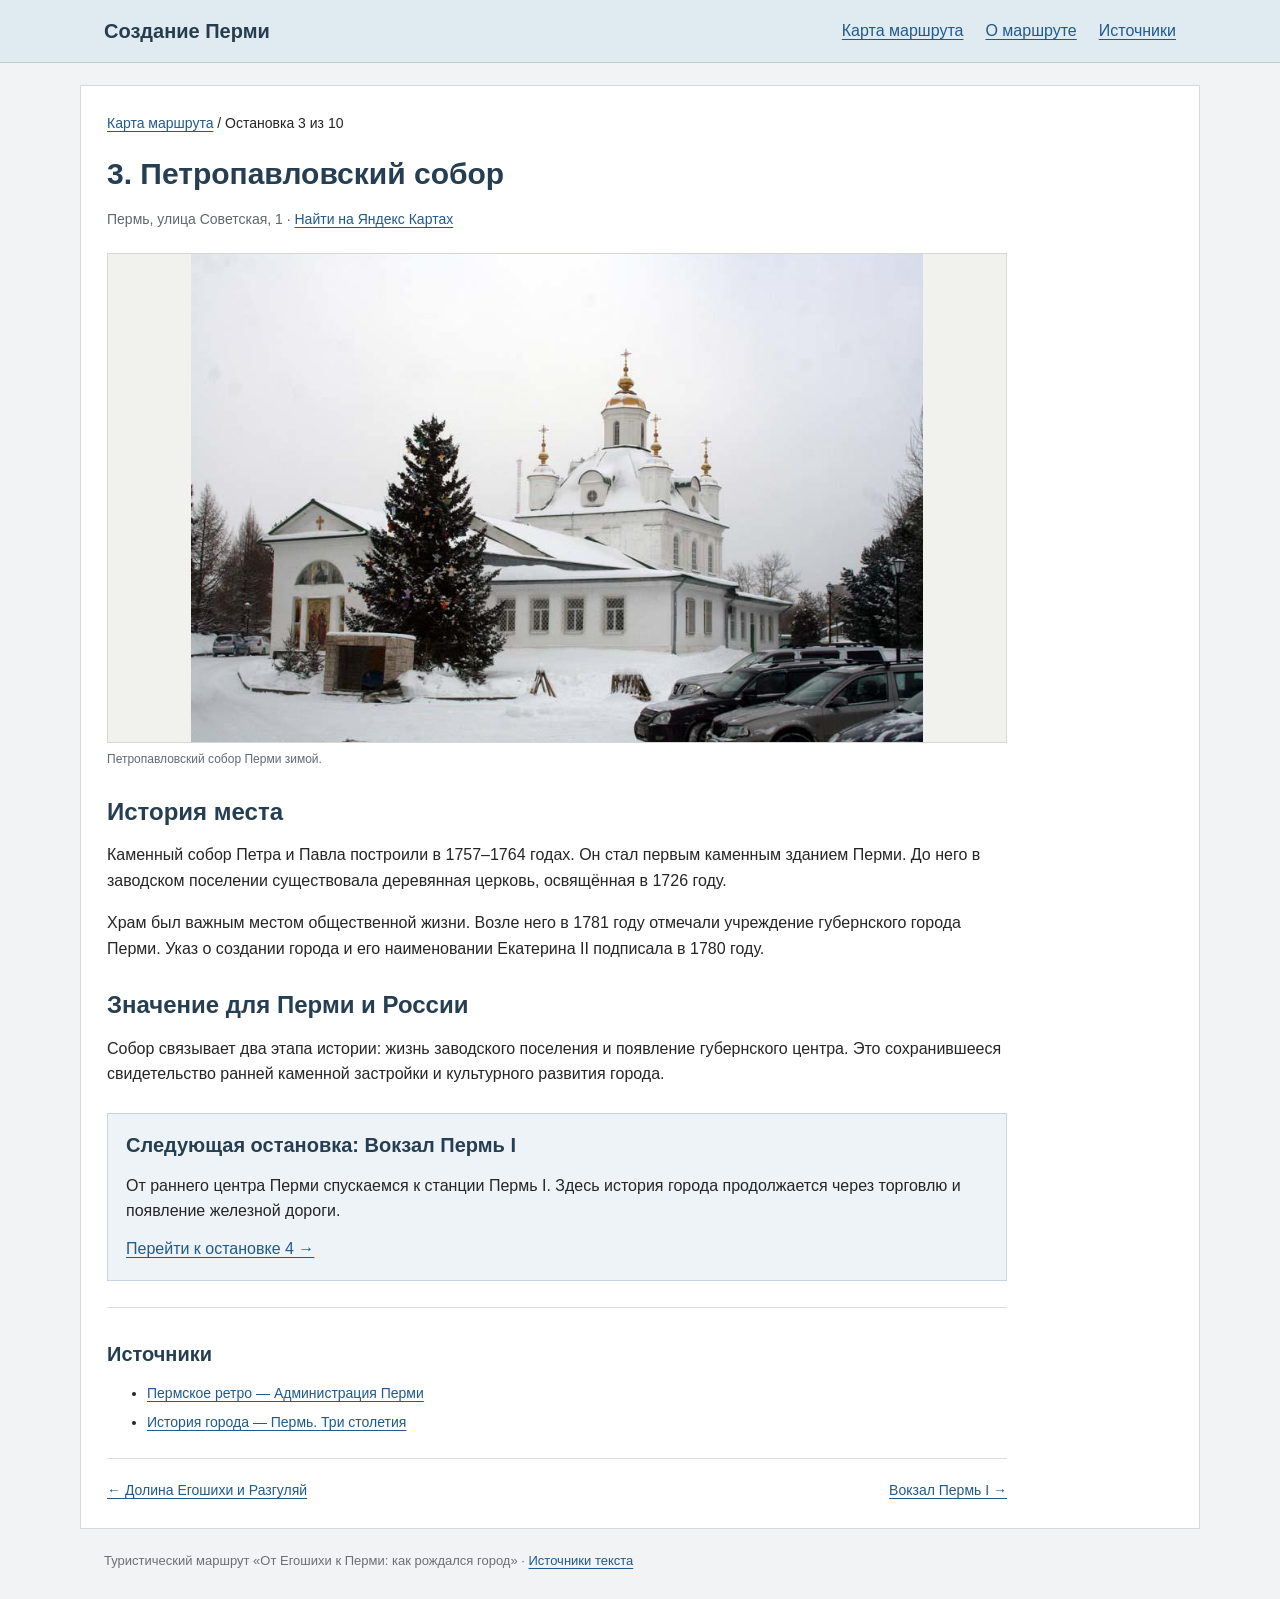
<file: places/peter-paul.html>
<!DOCTYPE html><html lang="ru"><head><meta charset="utf-8"><meta name="viewport" content="width=device-width,initial-scale=1"><title>Петропавловский собор — Создание Перми</title><meta name="description" content="Исторический маршрут по Перми: десять остановок о создании города, фотографии и описания."><link rel="stylesheet" href="../style.css"></head><body><a class="skip" href="#main">Перейти к содержанию</a><header><div class="header-inner"><a class="site-name" href="../index.html">Создание Перми</a><nav aria-label="Меню"><a href="../index.html#map">Карта маршрута</a><a href="../index.html#about">О маршруте</a><a href="../sources.html">Источники</a></nav></div></header><main id="main"><div class="place-content"><p class="breadcrumb"><a href="../index.html#map">Карта маршрута</a> / Остановка 3 из 10</p><h1>3. Петропавловский собор</h1><p class="location">Пермь, улица Советская, 1 · <a href="https://yandex.ru/maps/?text=%D0%9F%D0%B5%D1%82%D1%80%D0%BE%D0%BF%D0%B0%D0%B2%D0%BB%D0%BE%D0%B2%D1%81%D0%BA%D0%B8%D0%B9%20%D1%81%D0%BE%D0%B1%D0%BE%D1%80%20%D0%9F%D0%B5%D1%80%D0%BC%D1%8C%2C%20%D1%83%D0%BB%D0%B8%D1%86%D0%B0%20%D0%A1%D0%BE%D0%B2%D0%B5%D1%82%D1%81%D0%BA%D0%B0%D1%8F%2C%201" target="_blank" rel="noopener noreferrer">Найти на Яндекс Картах</a></p><figure><img class="place-photo" src="../assets/peter-paul.jpg" alt="Петропавловский собор Перми зимой"><figcaption>Петропавловский собор Перми зимой.</figcaption></figure><h2>История места</h2><p>Каменный собор Петра и Павла построили в 1757–1764 годах. Он стал первым каменным зданием Перми. До него в заводском поселении существовала деревянная церковь, освящённая в 1726 году.</p><p>Храм был важным местом общественной жизни. Возле него в 1781 году отмечали учреждение губернского города Перми. Указ о создании города и его наименовании Екатерина II подписала в 1780 году.</p><h2>Значение для Перми и России</h2><p>Собор связывает два этапа истории: жизнь заводского поселения и появление губернского центра. Это сохранившееся свидетельство ранней каменной застройки и культурного развития города.</p><section class="next-stop"><h2>Следующая остановка: Вокзал Пермь I</h2><p>От раннего центра Перми спускаемся к станции Пермь I. Здесь история города продолжается через торговлю и появление железной дороги.</p><a href="perm-one.html">Перейти к остановке 4 →</a></section><section class="sources"><h2>Источники</h2><ul><li><a href="https://www.gorodperm.ru/about/perm_retro/" target="_blank" rel="noopener noreferrer">Пермское ретро — Администрация Перми</a></li><li><a href="https://book.gorodperm.ru/history" target="_blank" rel="noopener noreferrer">История города — Пермь. Три столетия</a></li></ul></section><nav class="page-navigation" aria-label="Переходы между остановками"><a href="egoshikha.html">← Долина Егошихи и Разгуляй</a><a href="perm-one.html">Вокзал Пермь I →</a></nav></div></main><footer>Туристический маршрут «От Егошихи к Перми: как рождался город» · <a href="../sources.html">Источники текста</a></footer></body></html>
</file>
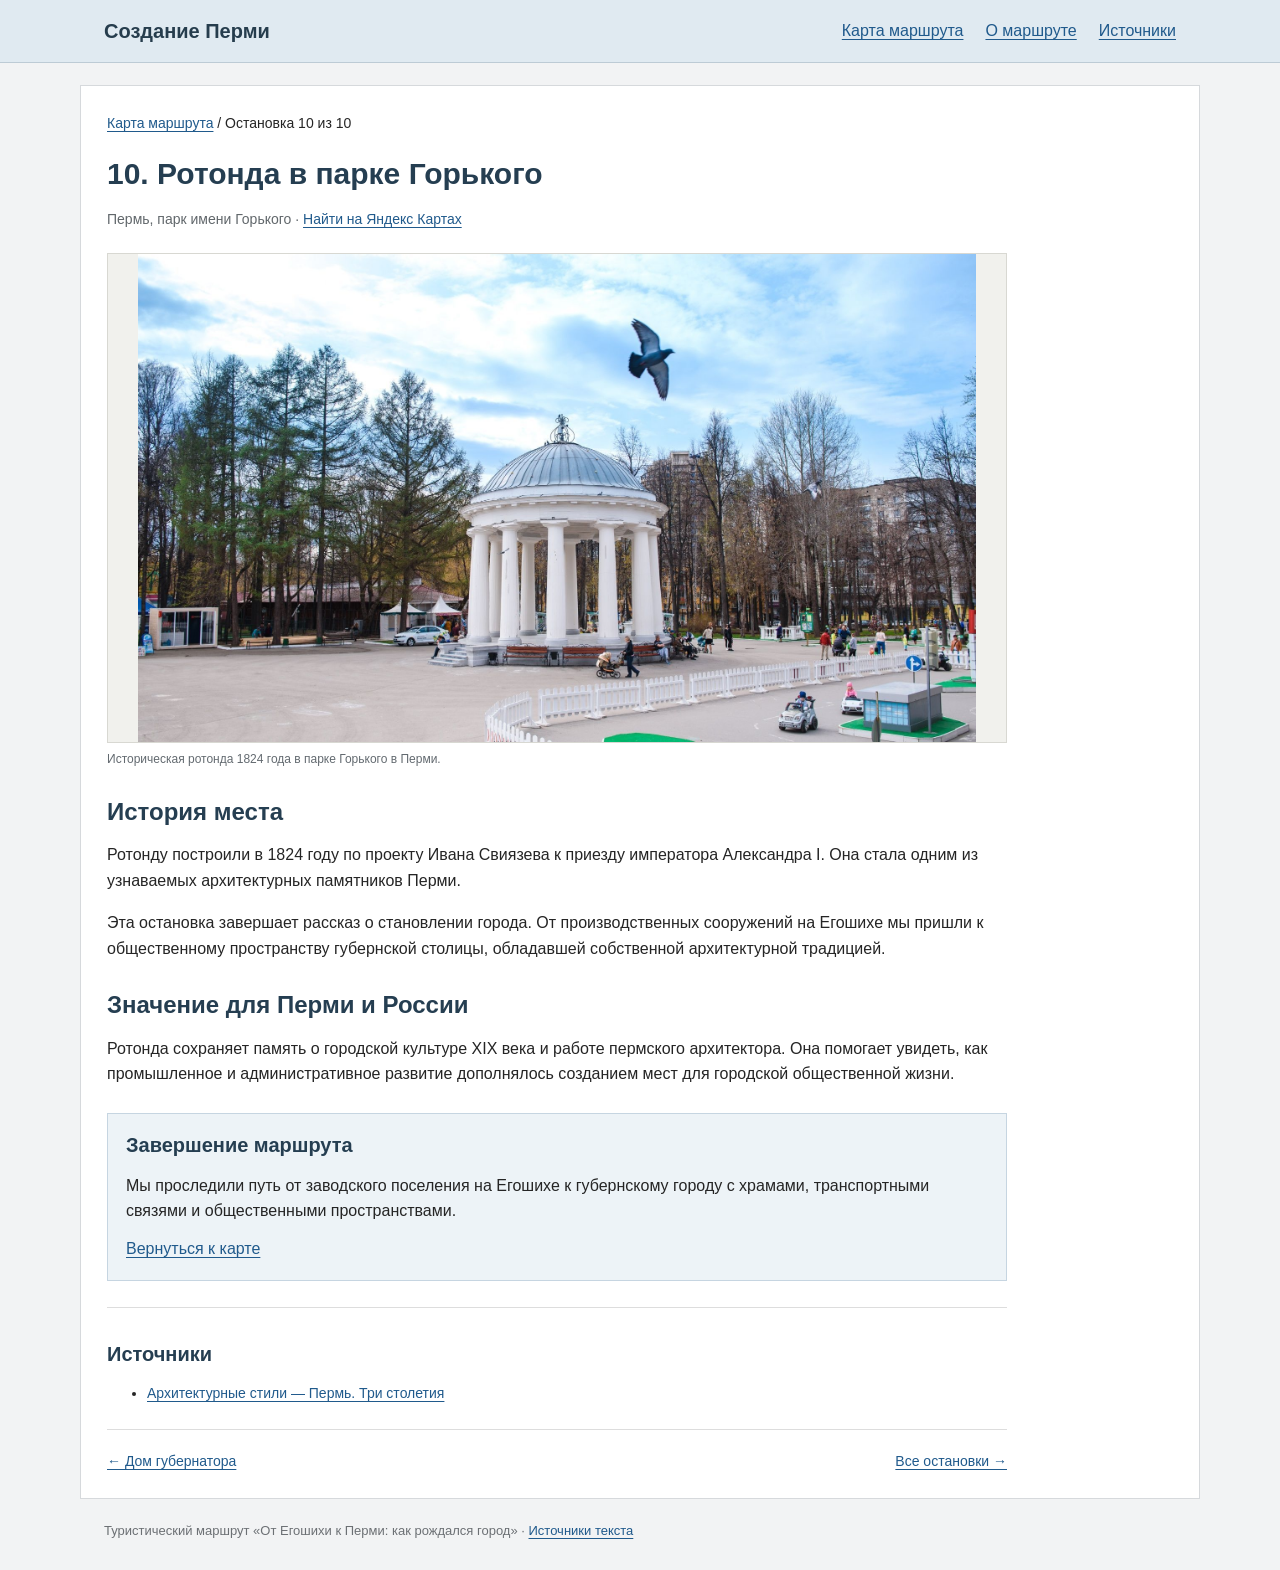
<file: places/rotunda.html>
<!DOCTYPE html><html lang="ru"><head><meta charset="utf-8"><meta name="viewport" content="width=device-width,initial-scale=1"><title>Ротонда в парке Горького — Создание Перми</title><meta name="description" content="Исторический маршрут по Перми: десять остановок о создании города, фотографии и описания."><link rel="stylesheet" href="../style.css"></head><body><a class="skip" href="#main">Перейти к содержанию</a><header><div class="header-inner"><a class="site-name" href="../index.html">Создание Перми</a><nav aria-label="Меню"><a href="../index.html#map">Карта маршрута</a><a href="../index.html#about">О маршруте</a><a href="../sources.html">Источники</a></nav></div></header><main id="main"><div class="place-content"><p class="breadcrumb"><a href="../index.html#map">Карта маршрута</a> / Остановка 10 из 10</p><h1>10. Ротонда в парке Горького</h1><p class="location">Пермь, парк имени Горького · <a href="https://yandex.ru/maps/?text=%D0%A0%D0%BE%D1%82%D0%BE%D0%BD%D0%B4%D0%B0%20%D0%B2%20%D0%BF%D0%B0%D1%80%D0%BA%D0%B5%20%D0%93%D0%BE%D1%80%D1%8C%D0%BA%D0%BE%D0%B3%D0%BE%20%D0%9F%D0%B5%D1%80%D0%BC%D1%8C%2C%20%D0%BF%D0%B0%D1%80%D0%BA%20%D0%B8%D0%BC%D0%B5%D0%BD%D0%B8%20%D0%93%D0%BE%D1%80%D1%8C%D0%BA%D0%BE%D0%B3%D0%BE" target="_blank" rel="noopener noreferrer">Найти на Яндекс Картах</a></p><figure><img class="place-photo" src="../assets/rotunda.jpg" alt="Историческая ротонда 1824 года в парке Горького в Перми"><figcaption>Историческая ротонда 1824 года в парке Горького в Перми.</figcaption></figure><h2>История места</h2><p>Ротонду построили в 1824 году по проекту Ивана Свиязева к приезду императора Александра I. Она стала одним из узнаваемых архитектурных памятников Перми.</p><p>Эта остановка завершает рассказ о становлении города. От производственных сооружений на Егошихе мы пришли к общественному пространству губернской столицы, обладавшей собственной архитектурной традицией.</p><h2>Значение для Перми и России</h2><p>Ротонда сохраняет память о городской культуре XIX века и работе пермского архитектора. Она помогает увидеть, как промышленное и административное развитие дополнялось созданием мест для городской общественной жизни.</p><section class="next-stop"><h2>Завершение маршрута</h2><p>Мы проследили путь от заводского поселения на Егошихе к губернскому городу с храмами, транспортными связями и общественными пространствами.</p><a href="../index.html#map">Вернуться к карте</a></section><section class="sources"><h2>Источники</h2><ul><li><a href="https://book.gorodperm.ru/architecture" target="_blank" rel="noopener noreferrer">Архитектурные стили — Пермь. Три столетия</a></li></ul></section><nav class="page-navigation" aria-label="Переходы между остановками"><a href="governor.html">← Дом губернатора</a><a href="../index.html#map">Все остановки →</a></nav></div></main><footer>Туристический маршрут «От Егошихи к Перми: как рождался город» · <a href="../sources.html">Источники текста</a></footer></body></html>
</file>
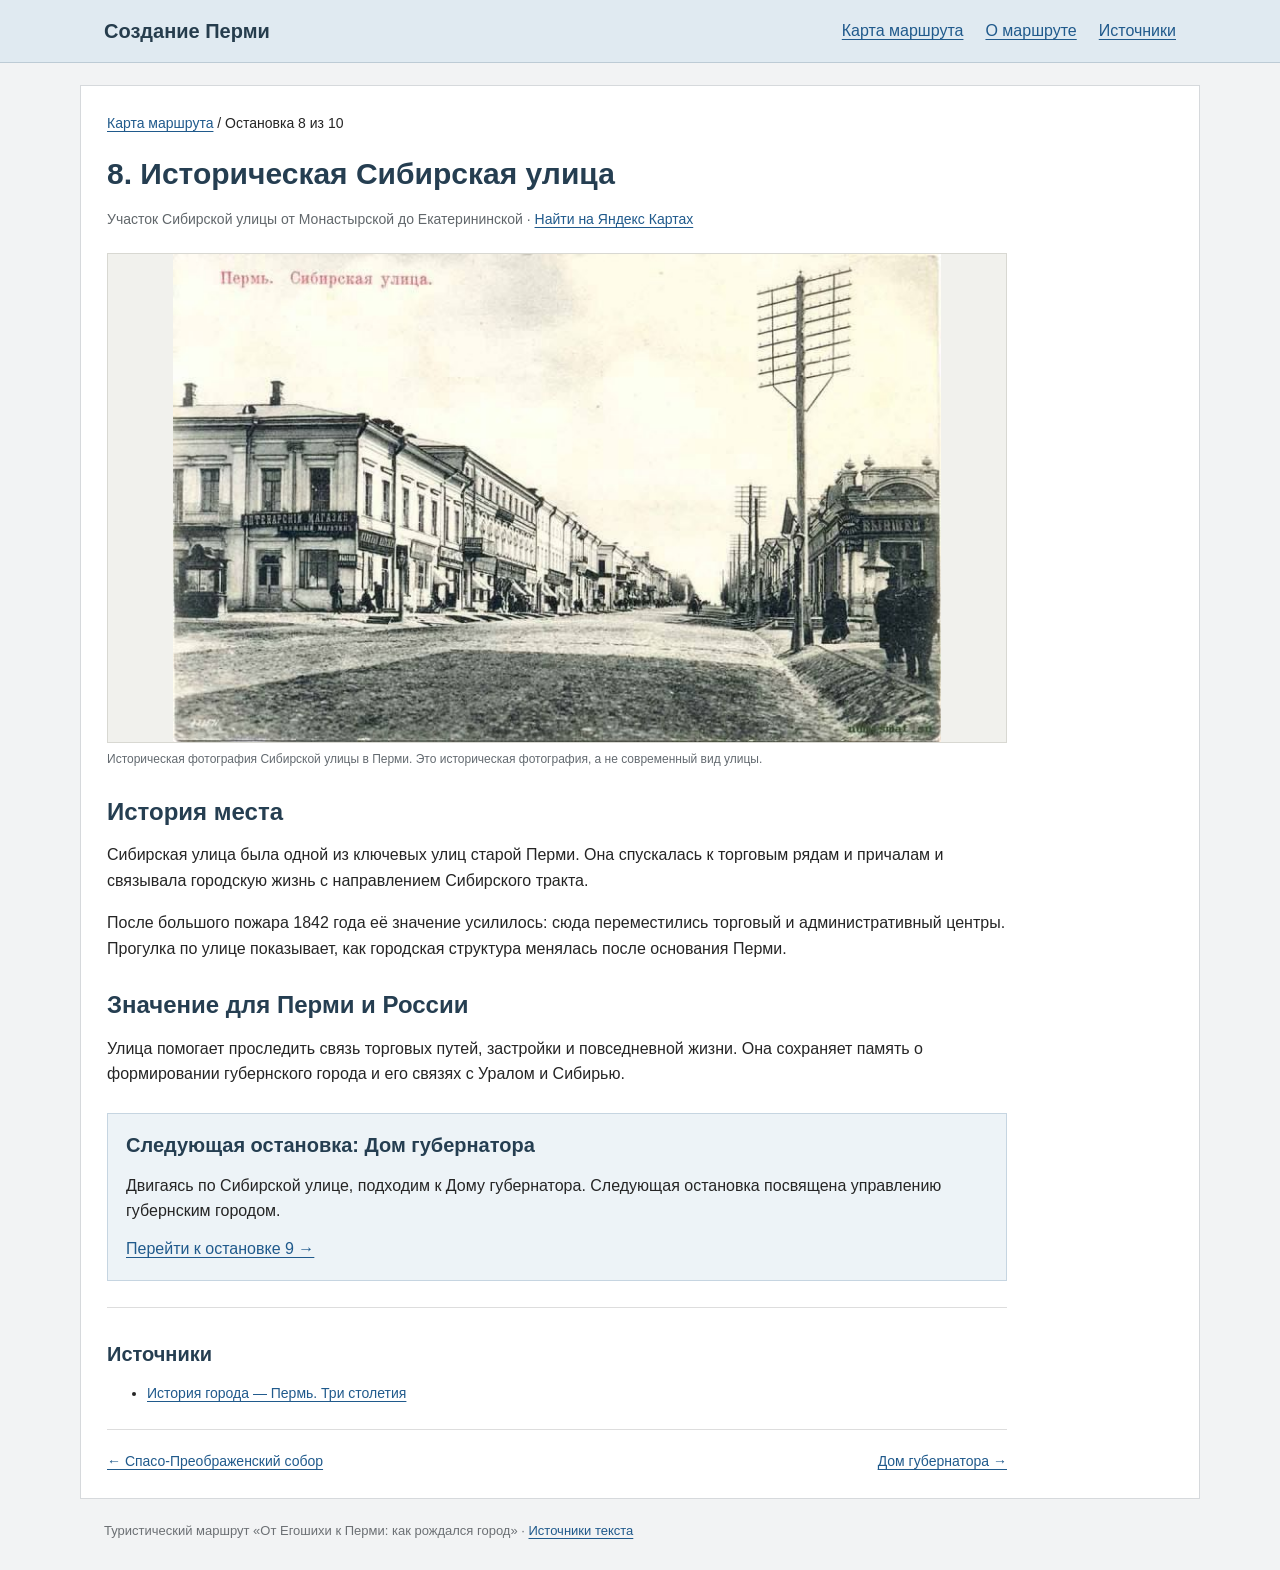
<file: places/sibirskaya.html>
<!DOCTYPE html><html lang="ru"><head><meta charset="utf-8"><meta name="viewport" content="width=device-width,initial-scale=1"><title>Историческая Сибирская улица — Создание Перми</title><meta name="description" content="Исторический маршрут по Перми: десять остановок о создании города, фотографии и описания."><link rel="stylesheet" href="../style.css"></head><body><a class="skip" href="#main">Перейти к содержанию</a><header><div class="header-inner"><a class="site-name" href="../index.html">Создание Перми</a><nav aria-label="Меню"><a href="../index.html#map">Карта маршрута</a><a href="../index.html#about">О маршруте</a><a href="../sources.html">Источники</a></nav></div></header><main id="main"><div class="place-content"><p class="breadcrumb"><a href="../index.html#map">Карта маршрута</a> / Остановка 8 из 10</p><h1>8. Историческая Сибирская улица</h1><p class="location">Участок Сибирской улицы от Монастырской до Екатерининской · <a href="https://yandex.ru/maps/?text=%D0%98%D1%81%D1%82%D0%BE%D1%80%D0%B8%D1%87%D0%B5%D1%81%D0%BA%D0%B0%D1%8F%20%D0%A1%D0%B8%D0%B1%D0%B8%D1%80%D1%81%D0%BA%D0%B0%D1%8F%20%D1%83%D0%BB%D0%B8%D1%86%D0%B0%20%D0%A3%D1%87%D0%B0%D1%81%D1%82%D0%BE%D0%BA%20%D0%A1%D0%B8%D0%B1%D0%B8%D1%80%D1%81%D0%BA%D0%BE%D0%B9%20%D1%83%D0%BB%D0%B8%D1%86%D1%8B%20%D0%BE%D1%82%20%D0%9C%D0%BE%D0%BD%D0%B0%D1%81%D1%82%D1%8B%D1%80%D1%81%D0%BA%D0%BE%D0%B9%20%D0%B4%D0%BE%20%D0%95%D0%BA%D0%B0%D1%82%D0%B5%D1%80%D0%B8%D0%BD%D0%B8%D0%BD%D1%81%D0%BA%D0%BE%D0%B9" target="_blank" rel="noopener noreferrer">Найти на Яндекс Картах</a></p><figure><img class="place-photo" src="../assets/sibirskaya.jpg" alt="Историческая фотография Сибирской улицы в Перми"><figcaption>Историческая фотография Сибирской улицы в Перми. Это историческая фотография, а не современный вид улицы.</figcaption></figure><h2>История места</h2><p>Сибирская улица была одной из ключевых улиц старой Перми. Она спускалась к торговым рядам и причалам и связывала городскую жизнь с направлением Сибирского тракта.</p><p>После большого пожара 1842 года её значение усилилось: сюда переместились торговый и административный центры. Прогулка по улице показывает, как городская структура менялась после основания Перми.</p><h2>Значение для Перми и России</h2><p>Улица помогает проследить связь торговых путей, застройки и повседневной жизни. Она сохраняет память о формировании губернского города и его связях с Уралом и Сибирью.</p><section class="next-stop"><h2>Следующая остановка: Дом губернатора</h2><p>Двигаясь по Сибирской улице, подходим к Дому губернатора. Следующая остановка посвящена управлению губернским городом.</p><a href="governor.html">Перейти к остановке 9 →</a></section><section class="sources"><h2>Источники</h2><ul><li><a href="https://book.gorodperm.ru/history" target="_blank" rel="noopener noreferrer">История города — Пермь. Три столетия</a></li></ul></section><nav class="page-navigation" aria-label="Переходы между остановками"><a href="cathedral.html">← Спасо-Преображенский собор</a><a href="governor.html">Дом губернатора →</a></nav></div></main><footer>Туристический маршрут «От Егошихи к Перми: как рождался город» · <a href="../sources.html">Источники текста</a></footer></body></html>
</file>
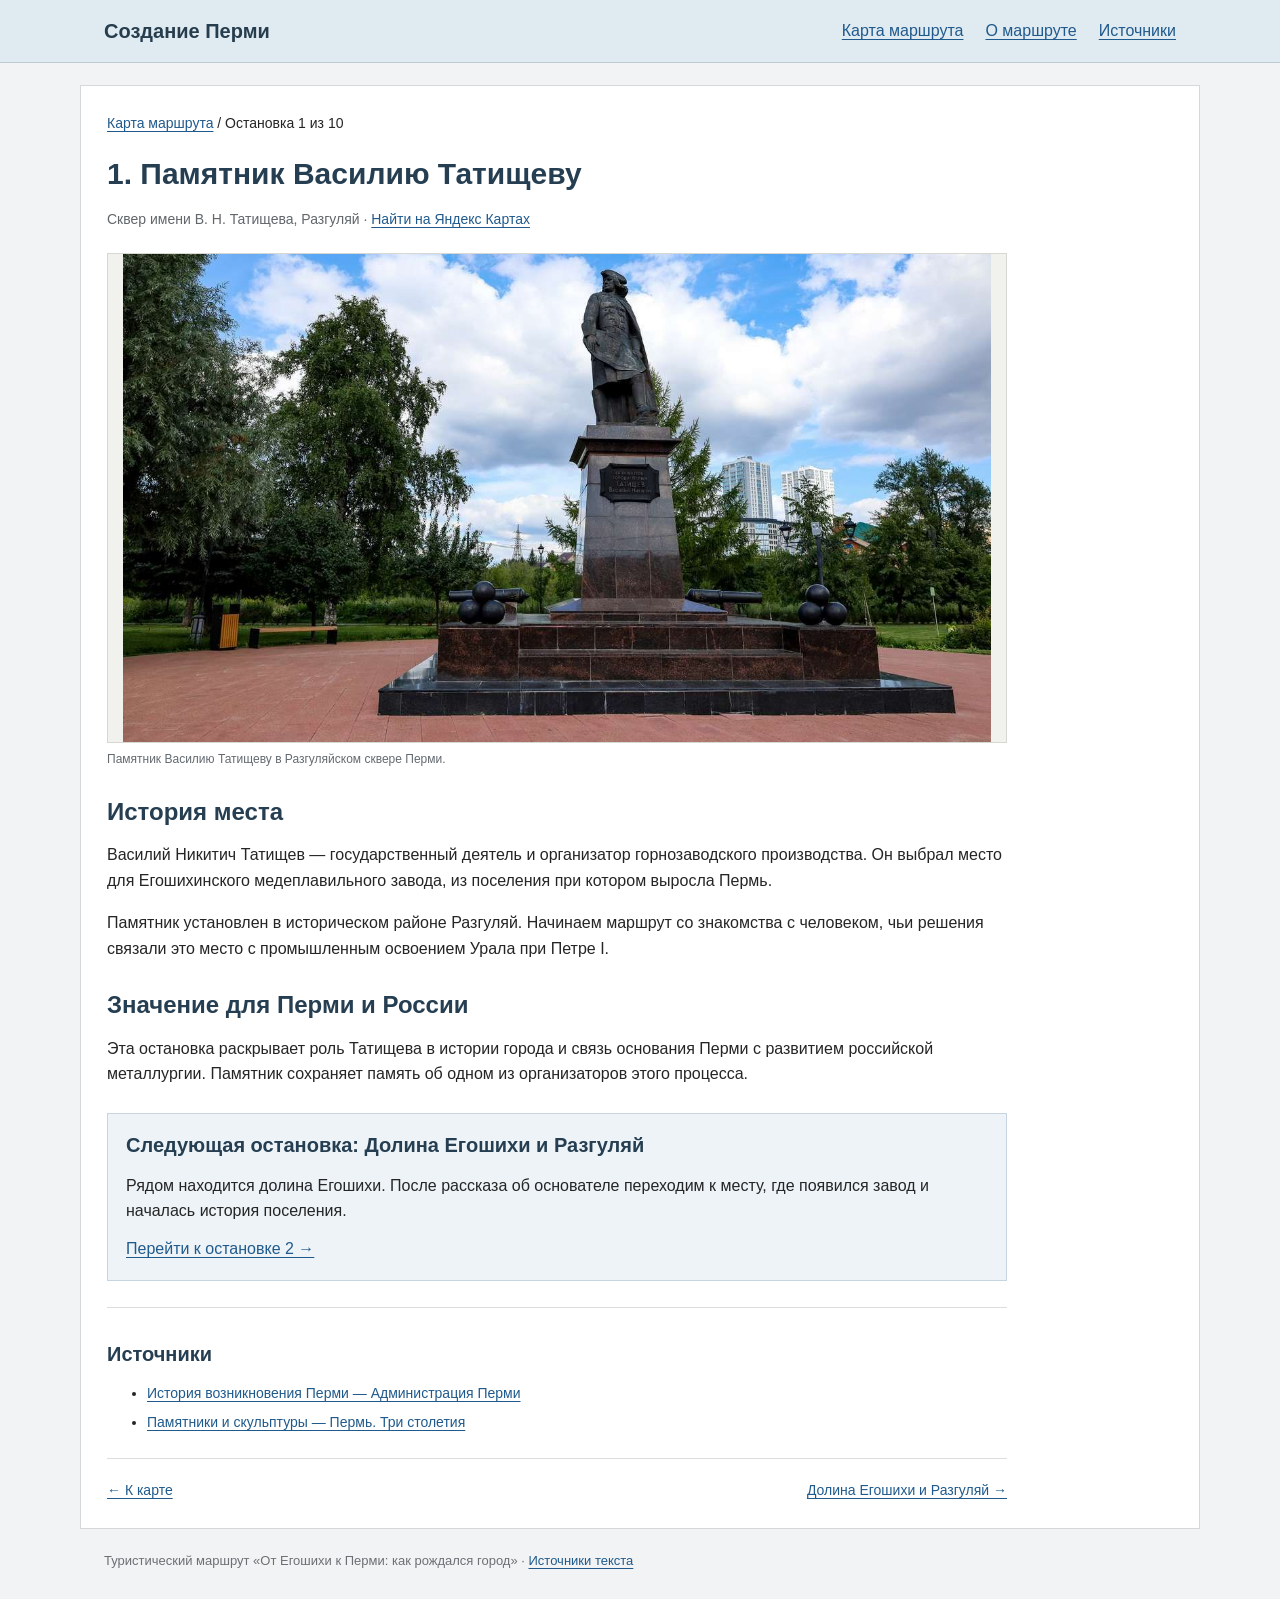
<file: places/tatischev.html>
<!DOCTYPE html><html lang="ru"><head><meta charset="utf-8"><meta name="viewport" content="width=device-width,initial-scale=1"><title>Памятник Василию Татищеву — Создание Перми</title><meta name="description" content="Исторический маршрут по Перми: десять остановок о создании города, фотографии и описания."><link rel="stylesheet" href="../style.css"></head><body><a class="skip" href="#main">Перейти к содержанию</a><header><div class="header-inner"><a class="site-name" href="../index.html">Создание Перми</a><nav aria-label="Меню"><a href="../index.html#map">Карта маршрута</a><a href="../index.html#about">О маршруте</a><a href="../sources.html">Источники</a></nav></div></header><main id="main"><div class="place-content"><p class="breadcrumb"><a href="../index.html#map">Карта маршрута</a> / Остановка 1 из 10</p><h1>1. Памятник Василию Татищеву</h1><p class="location">Сквер имени В. Н. Татищева, Разгуляй · <a href="https://yandex.ru/maps/?text=%D0%9F%D0%B0%D0%BC%D1%8F%D1%82%D0%BD%D0%B8%D0%BA%20%D0%92%D0%B0%D1%81%D0%B8%D0%BB%D0%B8%D1%8E%20%D0%A2%D0%B0%D1%82%D0%B8%D1%89%D0%B5%D0%B2%D1%83%20%D0%A1%D0%BA%D0%B2%D0%B5%D1%80%20%D0%B8%D0%BC%D0%B5%D0%BD%D0%B8%20%D0%92.%20%D0%9D.%20%D0%A2%D0%B0%D1%82%D0%B8%D1%89%D0%B5%D0%B2%D0%B0%2C%20%D0%A0%D0%B0%D0%B7%D0%B3%D1%83%D0%BB%D1%8F%D0%B9" target="_blank" rel="noopener noreferrer">Найти на Яндекс Картах</a></p><figure><img class="place-photo" src="../assets/tatischev.jpg" alt="Памятник Василию Татищеву в Разгуляйском сквере Перми"><figcaption>Памятник Василию Татищеву в Разгуляйском сквере Перми.</figcaption></figure><h2>История места</h2><p>Василий Никитич Татищев — государственный деятель и организатор горнозаводского производства. Он выбрал место для Егошихинского медеплавильного завода, из поселения при котором выросла Пермь.</p><p>Памятник установлен в историческом районе Разгуляй. Начинаем маршрут со знакомства с человеком, чьи решения связали это место с промышленным освоением Урала при Петре I.</p><h2>Значение для Перми и России</h2><p>Эта остановка раскрывает роль Татищева в истории города и связь основания Перми с развитием российской металлургии. Памятник сохраняет память об одном из организаторов этого процесса.</p><section class="next-stop"><h2>Следующая остановка: Долина Егошихи и Разгуляй</h2><p>Рядом находится долина Егошихи. После рассказа об основателе переходим к месту, где появился завод и началась история поселения.</p><a href="egoshikha.html">Перейти к остановке 2 →</a></section><section class="sources"><h2>Источники</h2><ul><li><a href="https://www.gorodperm.ru/about/history/" target="_blank" rel="noopener noreferrer">История возникновения Перми — Администрация Перми</a></li><li><a href="https://book.gorodperm.ru/monuments" target="_blank" rel="noopener noreferrer">Памятники и скульптуры — Пермь. Три столетия</a></li></ul></section><nav class="page-navigation" aria-label="Переходы между остановками"><a href="../index.html#map">← К карте</a><a href="egoshikha.html">Долина Егошихи и Разгуляй →</a></nav></div></main><footer>Туристический маршрут «От Егошихи к Перми: как рождался город» · <a href="../sources.html">Источники текста</a></footer></body></html>
</file>
<file: style.css>
* { box-sizing: border-box; }
body { margin: 0; background: #f2f3f4; color: #252525; font: 16px/1.6 Arial, sans-serif; }
a { color: #205a8c; text-underline-offset: 3px; }
a:hover { color: #103653; }
a:focus-visible, button:focus-visible { outline: 3px solid #b66c1d; outline-offset: 4px; }
header { background: #e0eaf1; border-bottom: 1px solid #bdcbd5; }
.header-inner { max-width: 1120px; margin: auto; padding: 15px 24px; display: flex; align-items: center; justify-content: space-between; gap: 20px; }
.site-name { font-size: 20px; font-weight: bold; color: #263d4d; text-decoration: none; }
nav { display: flex; gap: 22px; flex-wrap: wrap; }
main { max-width: 1120px; margin: 22px auto; padding: 26px; background: white; border: 1px solid #d6d9dc; }
h1, h2, h3 { color: #253e51; line-height: 1.3; }
h1 { font-size: 30px; margin: 0 0 15px; }
h2 { font-size: 24px; margin: 28px 0 15px; }
h3 { font-size: 20px; margin: 0 0 10px; }
p { margin: 0 0 17px; }
.intro { max-width: 880px; }
.topic { color: #626a71; font-size: 14px; margin-bottom: 8px; }
.map-layout { display: grid; grid-template-columns: minmax(0, 1fr) 290px; gap: 24px; align-items: start; }
.map-box { border: 1px solid #c9ced3; background: #eef2ed; }
.route-map { width: 100%; height: auto; display: block; }
.route-line { fill: none; stroke: #244d79; stroke-width: 3; stroke-dasharray: 7 7; opacity: .8; }
.pin .leader { stroke: #173651; stroke-width: 2; }
.pin .location-dot { fill: #173651; stroke: white; stroke-width: 2; }
.pin .badge { fill: #225784; stroke: white; stroke-width: 3; }
.pin text { fill: white; font: bold 18px Arial, sans-serif; text-anchor: middle; dominant-baseline: central; pointer-events: none; }
.pin:hover .badge, .pin:focus .badge { fill: #9a4b13; stroke-width: 5; }
.map-credit { background: #fafafa; padding: 6px 10px; font-size: 11px; color: #5c656a; border-top: 1px solid #c9ced3; }
.map-note { font-size: 13px; color: #646b70; margin-top: 9px; }
.stop-list h3 { margin-bottom: 7px; }
.stop-list ol { margin: 0; padding-left: 26px; }
.stop-list li { padding: 7px 0; line-height: 1.4; }
.stop-list a { font-size: 15px; }
.instructions { padding: 10px 13px; margin-top: 15px; background: #edf3f7; border-left: 3px solid #7a9db7; font-size: 13px; }
.region-location { display: flex; align-items: center; gap: 24px; border-top: 1px solid #ddd; padding-top: 20px; margin-top: 28px; }
.country-map { width: 340px; max-width: 100%; height: auto; flex-shrink: 0; border: 1px solid #ddd; background: #f6f7f4; }
.region-location h3 { font-size: 18px; }
.region-location p { font-size: 14px; max-width: 650px; }
.about ul { padding-left: 22px; }
.about li { margin: 5px 0; }
footer { max-width: 1120px; margin: 15px auto 28px; padding: 0 24px; color: #6c7074; font-size: 13px; }
.breadcrumb { font-size: 14px; margin-bottom: 20px; }
.place-content { max-width: 900px; }
.location { color: #61676b; font-size: 14px; }
figure { margin: 22px 0 27px; }
.place-photo { display: block; width: 100%; max-height: 490px; object-fit: contain; background: #f1f1ed; border: 1px solid #d8d8d2; }
figcaption { font-size: 12px; color: #636a70; margin-top: 7px; line-height: 1.5; }
.next-stop { background: #edf3f7; border: 1px solid #c6d5e1; padding: 18px; margin: 26px 0; }
.next-stop h2 { font-size: 20px; margin-top: 0; }
.next-stop p { margin-bottom: 12px; }
.sources { font-size: 14px; border-top: 1px solid #ddd; padding-top: 5px; }
.sources h2 { font-size: 20px; }
.sources li { margin: 7px 0; overflow-wrap: anywhere; }
.page-navigation { display: flex; justify-content: space-between; gap: 22px; border-top: 1px solid #ddd; padding-top: 20px; margin-top: 25px; font-size: 14px; }
.page-navigation a { max-width: 45%; }
.source-list li { margin-bottom: 20px; overflow-wrap: anywhere; }
.skip { position: absolute; top: -100px; left: 15px; background: white; padding: 8px; z-index: 5; }
.skip:focus { top: 10px; }
@media (max-width: 850px) {
  .map-layout { grid-template-columns: minmax(0, 1fr) 245px; gap: 18px; }
  .stop-list a { font-size: 14px; }
  .stop-list li { padding: 5px 0; }
  main { margin: 16px; padding: 22px; }
  h1 { font-size: 27px; }
}
@media (max-width: 650px) {
  .header-inner { padding: 14px 18px; display: block; }
  .header-inner nav { margin-top: 8px; gap: 17px; font-size: 14px; }
  main { margin: 12px; padding: 18px; }
  h1 { font-size: 25px; }
  h2 { font-size: 22px; }
  .map-layout { display: block; }
  .stop-list { margin-top: 20px; }
  .stop-list li { padding: 7px 0; }
  .stop-list a { font-size: 16px; }
  .region-location { gap: 14px; align-items: start; }
  .region-location { flex-direction: column; }
  .country-map { width: 100%; max-width: 400px; }
  .region-location p { font-size: 13px; }
  footer { font-size: 12px; padding: 0 18px; }
}
</file>
